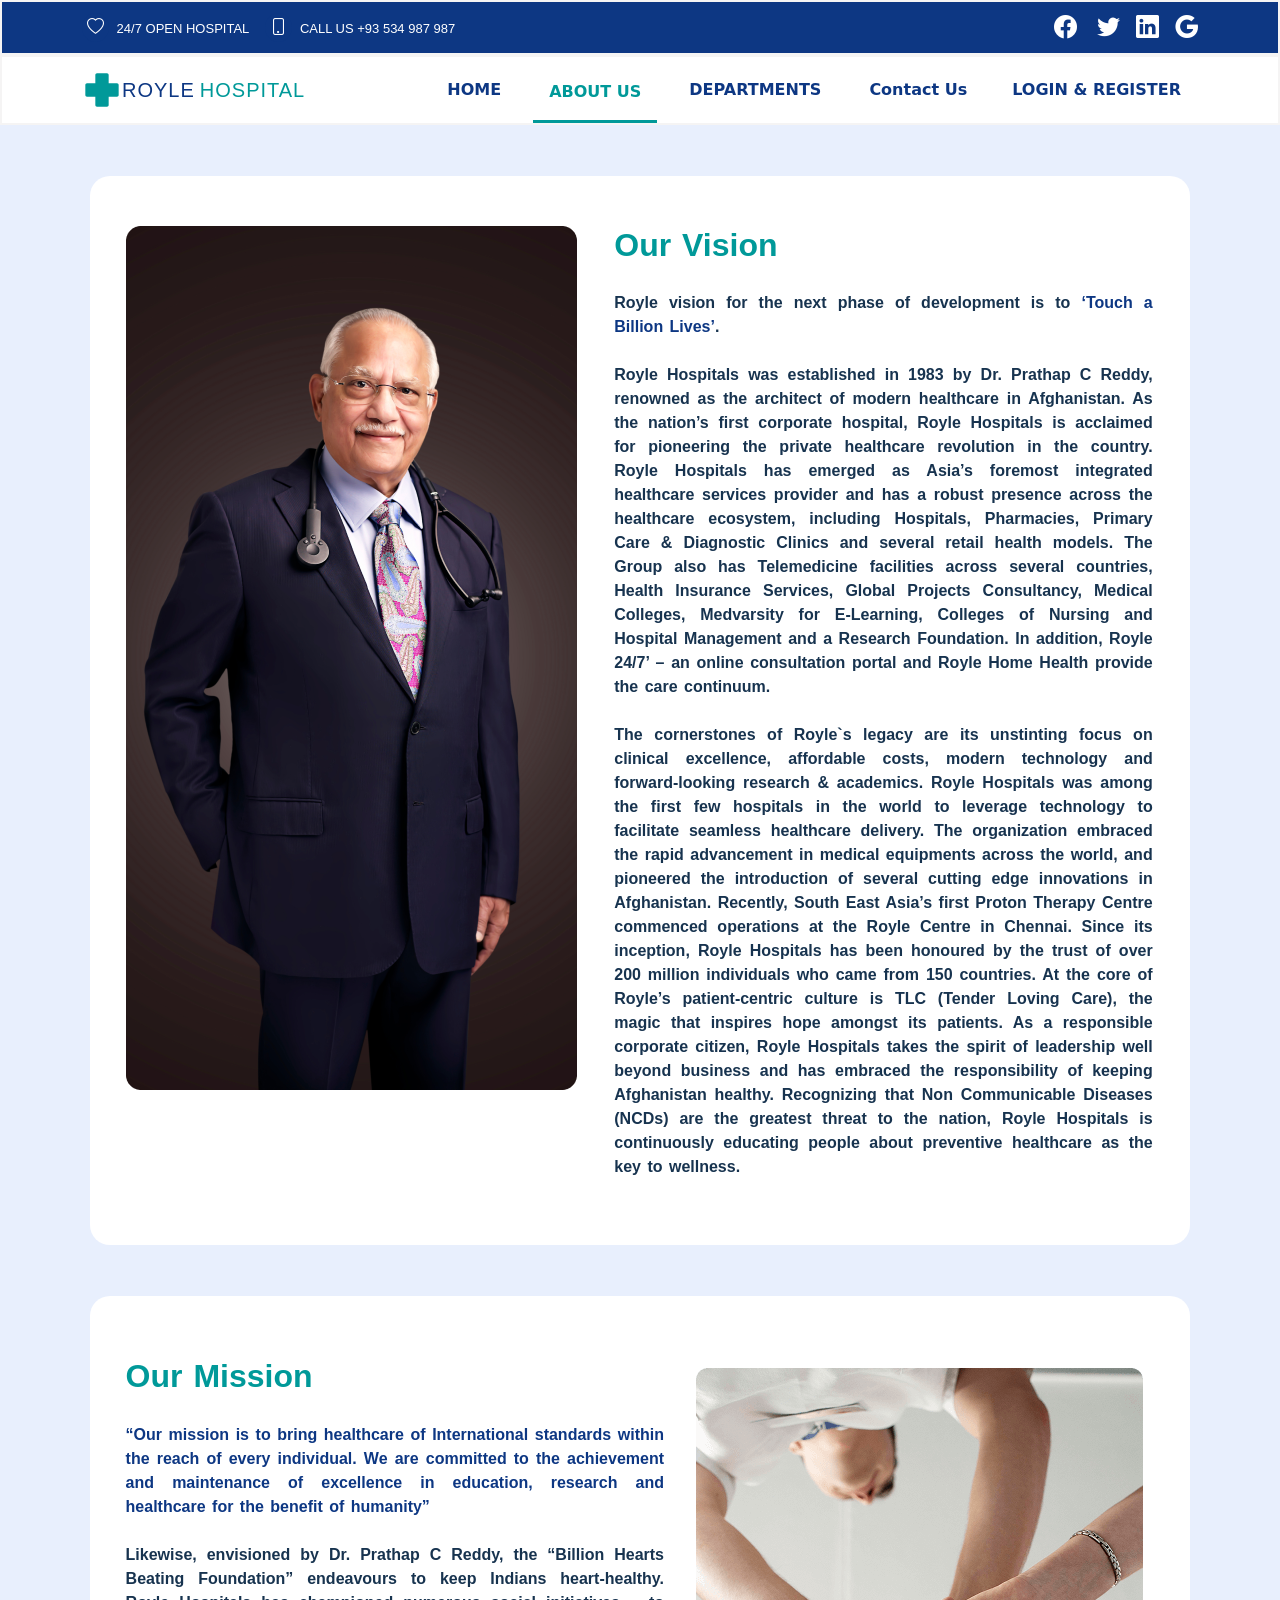
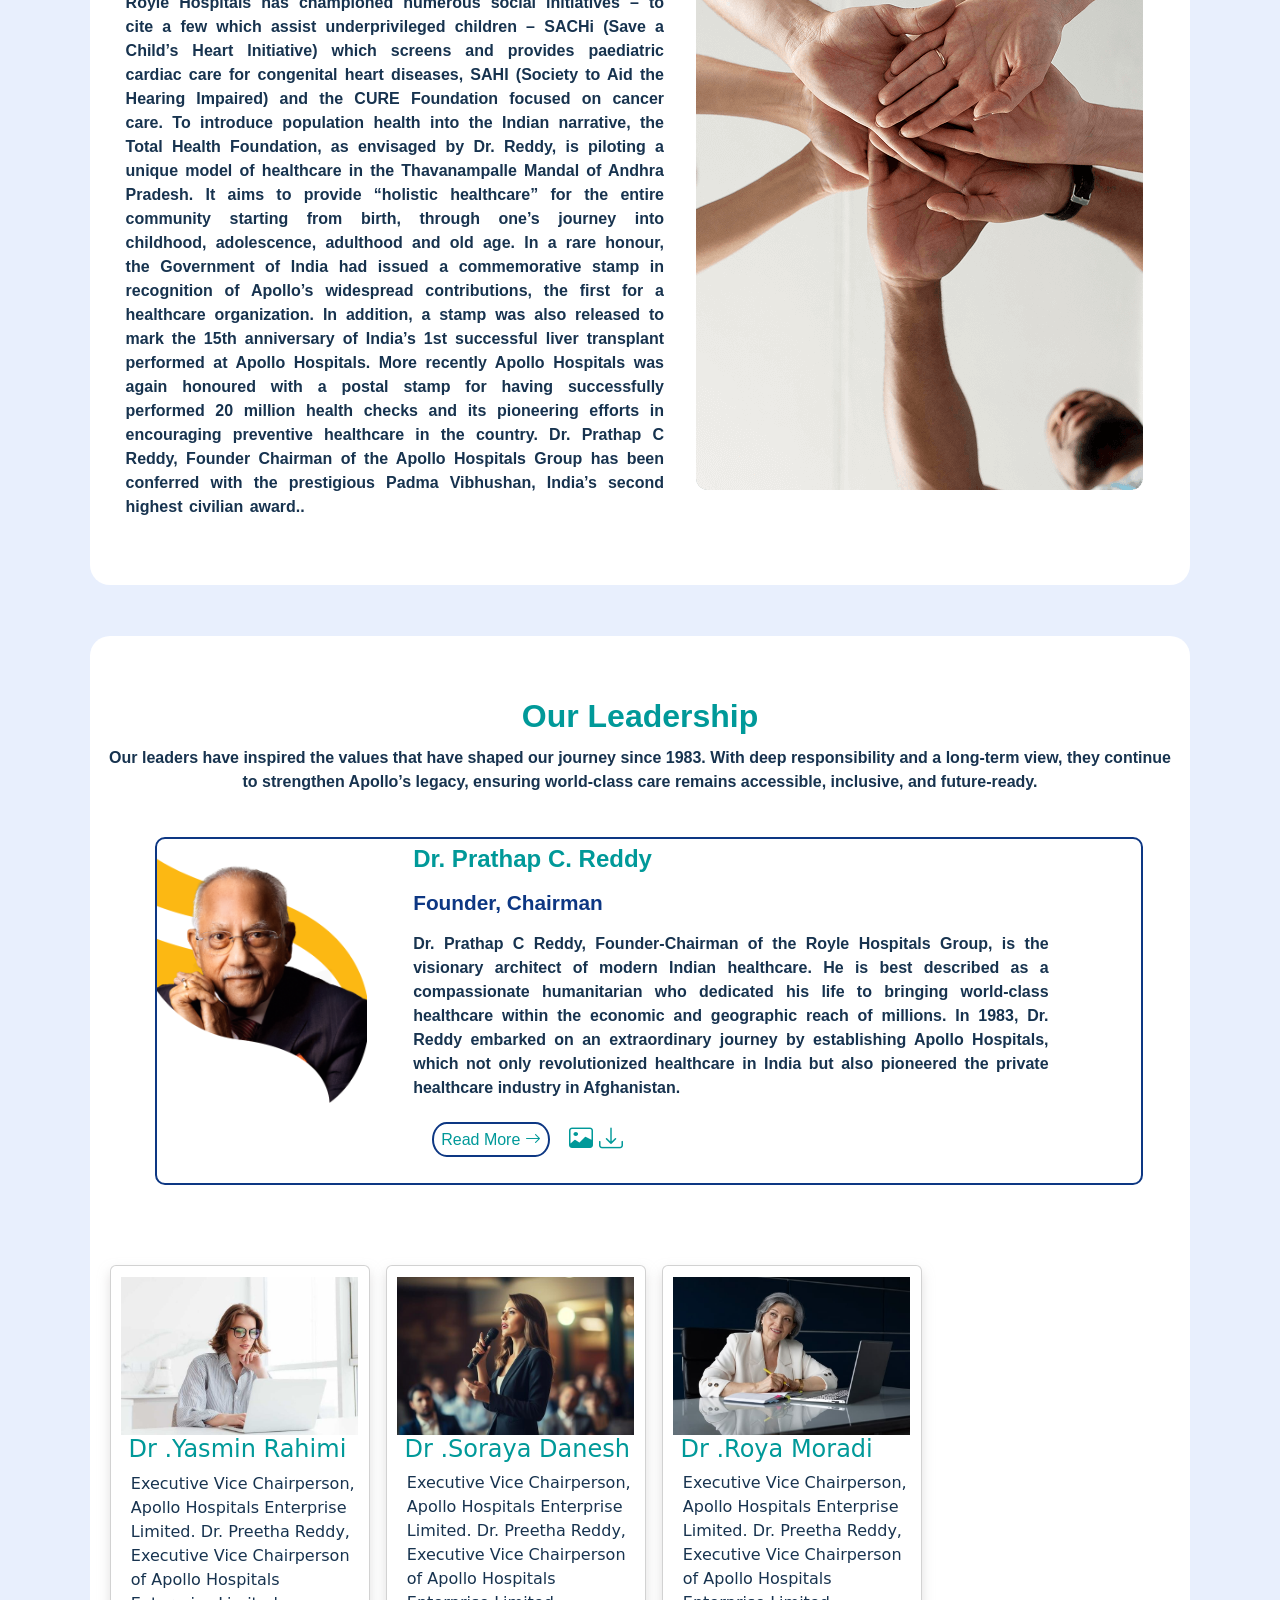
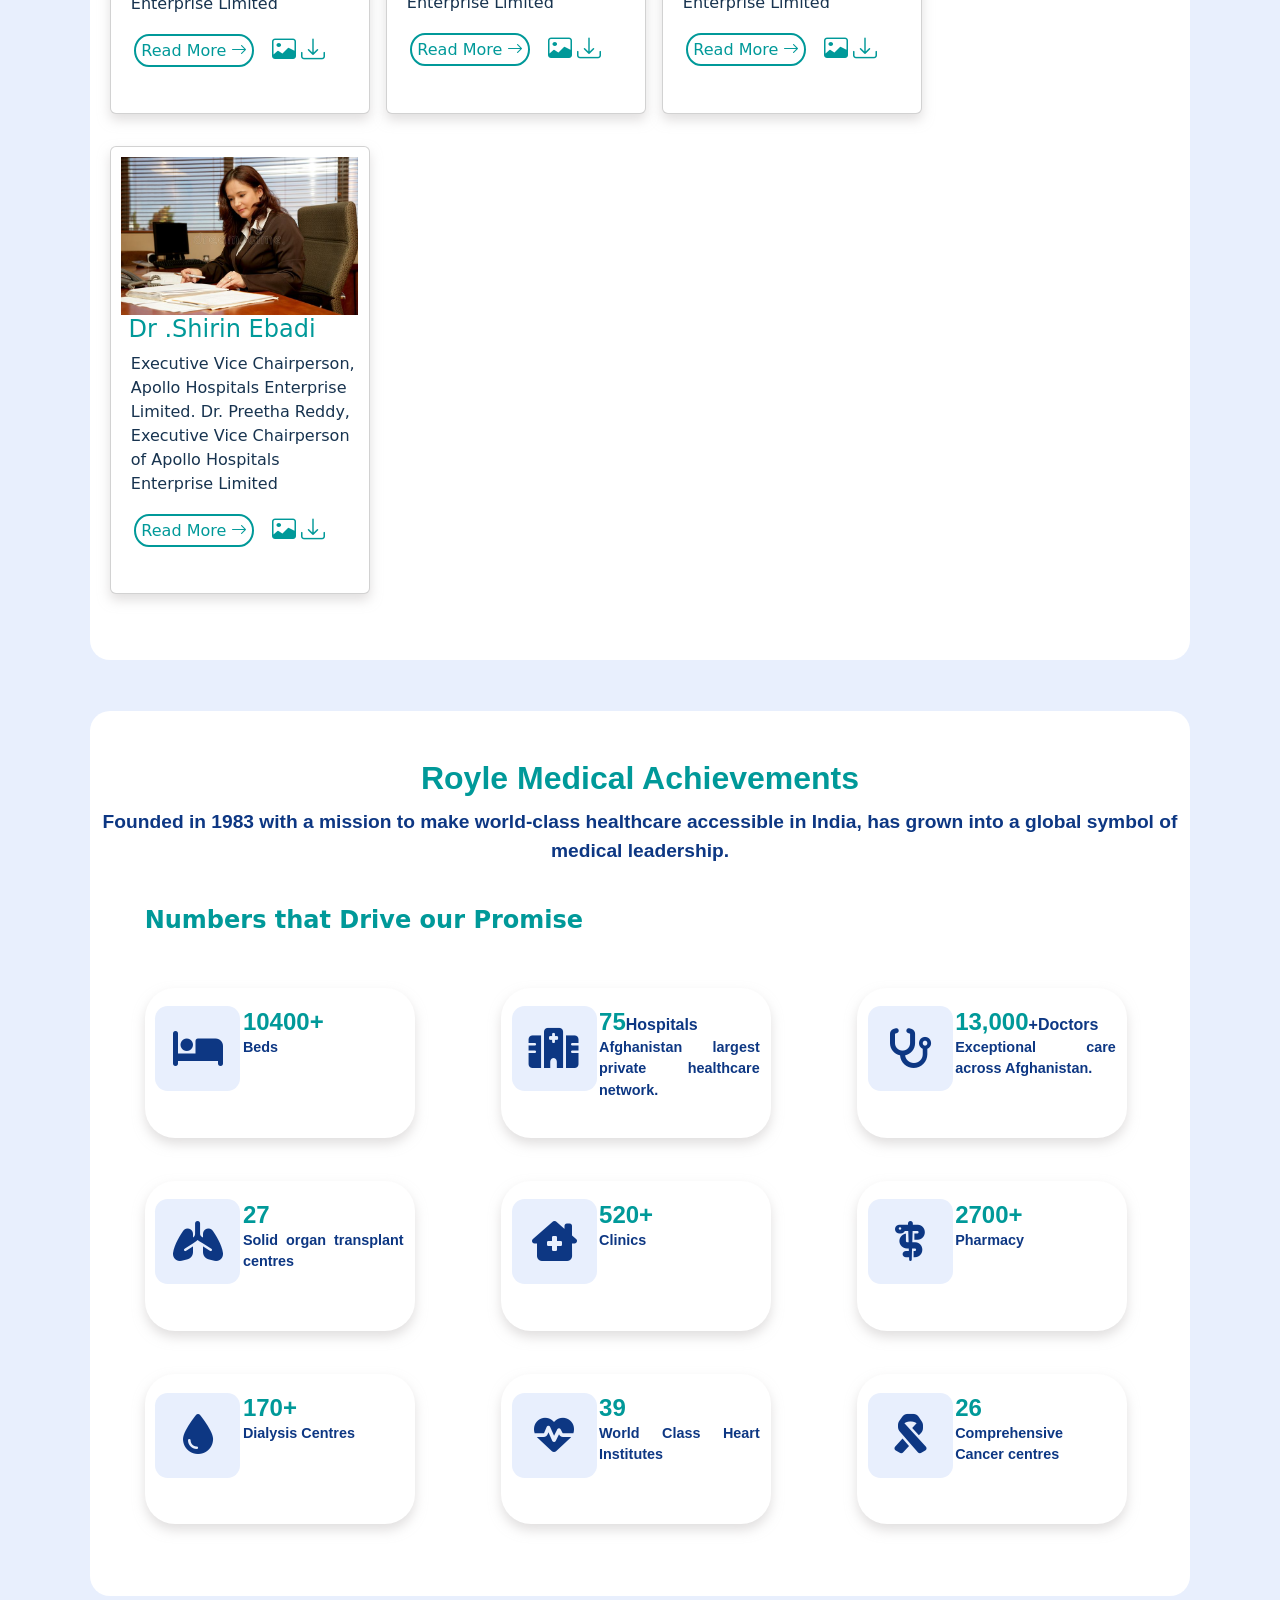
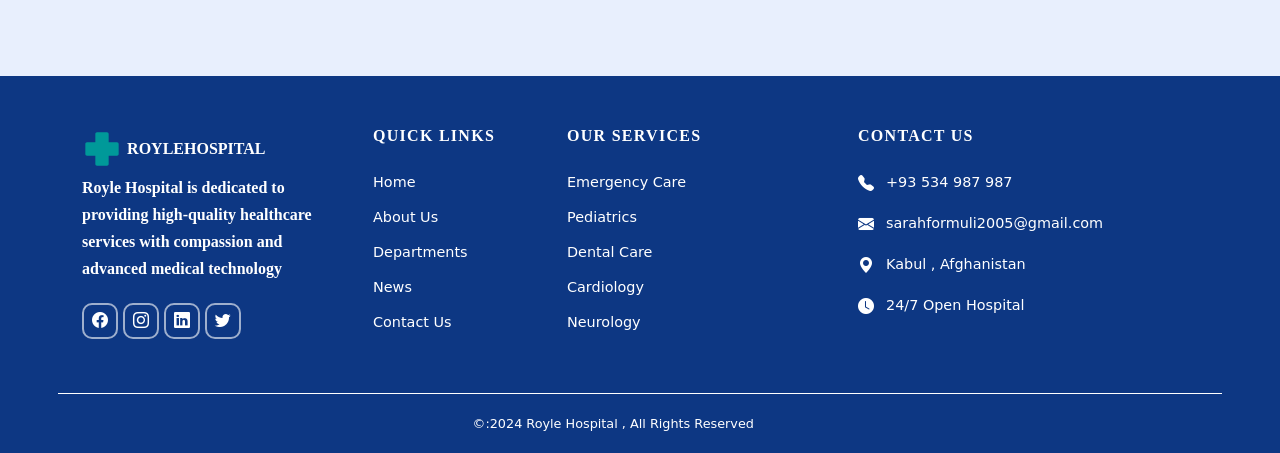
<file: About Us.html>
<!doctype html>
<html lang="en">

<head>
  <meta charset="utf-8">
  <meta name="viewport" content="width=device-width, initial-scale=1">
  <title>Royle Hospital</title>
  <link href="css/Aboutus.css" rel="stylesheet">
  <link href="css/variables.css" rel="stylesheet"> <!--Bootstrap link-->
  <link href="https://cdn.jsdelivr.net/npm/bootstrap@5.3.8/dist/css/bootstrap.min.css" rel="stylesheet">
  <!--Botstrap icon-->
  <link href="https://cdn.jsdelivr.net/npm/bootstrap-icons@1.11.3/font/bootstrap-icons.css" rel="stylesheet">
  <!--Google font-->
  <link href="https://fonts.googleapis.com/css2?family=Sora:wght@100..800&display=swap" rel="stylesheet">
  <!---fon Awesome-->
  <link href="https://cdnjs.cloudflare.com/ajax/libs/font-awesome/6.5.2/css/all.min.css" rel="stylesheet">
</head>

<body>
  <div id="top-header">
    <div class="container">
      <div class="d-flex flex-wrap align-items-center justify-content-between gap-2"> <!--contact-->
        <div class="d-flex flex-wrap align-items-center gap-3" id="div-a"> <a href="#" id="bts"> <i
              class="bi bi-heart me-1 "></i> 24/7 Open Hospital </a> <a href="tell:+93 534 987 987" id="bts"> <i
              class="bi bi-phone me-1 "></i> CALL US +93 534 987 987 </a> </div> <!--social icon-->
        <div class="top-social d-flex gap-3 "> <a href="#" aria-label="facebook"><i class="bi bi-facebook me-1"></i></a>
          <a href="#" aria-label="twitter"><i class="bi bi-twitter"></i></a> <a href="#" aria-label="linkedin"><i
              class="bi bi-linkedin"></i></a> <a href="#" aria-label="Google"><i class="bi bi-google"></i></a>
        </div>
      </div>
    </div>
  </div> <!-- Start Navbar-->
  <nav class="navbar navbar-expand-lg sticky-top " id="mainnav">
    <div class="container" id="Logo"> <img id="logo-img" src="./img/cursor-cell.svg" Logo" width="40px" height="50px">
      <a href="#" class="navbar-brand">ROYLE<span>HOSPITAL</span></a> <!---Mobile Toggle--> <button
        class="navbar-toggler" type="button" data-bs-toggle="offcanvas" data-bs-target="#navoffcanvas"
        aria-controls="navoffcanvas" id="mobile-toggle"> <i class="bi bi-list icon"></i>
      </button>
      <!---Disktop nav-->
      <div class="collapse navbar-collapse justify-content-end" id="nav">
        <ul class="nav align-items-center gap-3 me-1" id="nav-ul">
          <li class="nav-item "> <a href="./index.html" class="nav-link  nav-a ">HOME</a> </li>
          <li class="nav-item "> <a href="#" class="nav-link active nav-a">ABOUT US</a> </li>
          <li class="nav-item "> <a href="./Department.html" class="nav-link  nav-a">DEPARTMENTS</a> </li>
          <li class="nav-item"> <a href="./countacus.html" class="nav-link nav-a ">Contact Us</a> </li>
          <li class="nav-item"> <a href="./Login.html" class="btn ">LOGIN & REGISTER</a> </li>
        </ul>
      </div>
    </div>
  </nav> <!--mobil menu-->
  <div class="offcanvas offcanvas-end" tabindex="-1" id="navoffcanvas">
    <div class="offcanvas-header" id="navoffcanvas-header">
      <h4>Menu</h4> <button class="btn-close btn-close-white" type="button" data-bs-dismiss="offcanvas"></button>
    </div>
    <div class="offcanvas-body">
      <ul class="navbar-nav">
        <li class="nav-item "> <a href="./index.html" class="nav-link ">HOME</a> </li>
        <li class="nav-item "> <a href="aboutus.html" class="nav-link active ">ABOUT US</a> </li>
        <li class="nav-item " id="nav-li"> <a href="./Department.html" class="nav-link ">DEPARTMENTS</a> </li>
        <li class="nav-item"> <a href="./countacus.html" class="nav-link ">Contact Us</a> </li>
        <li class="nav-item"> <a href="./Login.html" class="nav-link ">LOGIN & REGISTER</a> </li>
      </ul>
    </div>
  </div>
  <!--section one-->
  <section id="first-section">
    <div class="container ">
      <div class="row">
        <div class="hero-section  d-flex flex-row flex-wrap col-lg-12">
          <div class=" col-md-4 col-12 col-lg-5 text-align-center g-0 mx-4" id="item">
            <img src="./img/Chairman jpg plain bg.png" alt="img">
          </div>
          <div class=" col-md-4 col-11 col-lg-6 mx-3 text-align-center g-0 mx-2" id=text-section-one>
            <h3>Our Vision</h3>
            <p>Royle vision for the next phase of development is to <span>‘Touch a Billion Lives’</span>.<br>
              <br>
              Royle Hospitals was established in 1983 by Dr. Prathap C Reddy, renowned as the architect of modern
              healthcare in Afghanistan. As the nation’s first corporate hospital, Royle Hospitals is acclaimed for
              pioneering the private healthcare revolution in the country. Royle Hospitals has emerged as Asia’s
              foremost integrated healthcare services provider and has a robust presence across the healthcare
              ecosystem, including Hospitals, Pharmacies, Primary Care & Diagnostic Clinics and several retail health
              models. The Group also has Telemedicine facilities across several countries, Health Insurance Services,
              Global Projects Consultancy, Medical Colleges, Medvarsity for E-Learning, Colleges of Nursing and Hospital
              Management and a Research Foundation. In addition, Royle 24/7’ – an online consultation portal and Royle
              Home Health provide the care continuum.
              <br>
              <br>

              The cornerstones of Royle`s legacy are its unstinting focus on clinical excellence, affordable costs,
              modern technology and forward-looking research & academics. Royle Hospitals was among the first few
              hospitals in the world to leverage technology to facilitate seamless healthcare delivery. The organization
              embraced the rapid advancement in medical equipments across the world, and pioneered the introduction of
              several cutting edge innovations in Afghanistan. Recently, South East Asia’s first Proton Therapy Centre
              commenced operations at the Royle Centre in Chennai.
              Since its inception, Royle Hospitals has been honoured by the trust of over 200 million individuals who
              came from 150 countries. At the core of Royle’s patient-centric culture is TLC (Tender Loving Care), the
              magic that inspires hope amongst its patients. As a responsible corporate citizen, Royle Hospitals takes
              the spirit of leadership well beyond business and has embraced the responsibility of keeping Afghanistan
              healthy. Recognizing that Non Communicable Diseases (NCDs) are the greatest threat to the nation, Royle
              Hospitals is continuously educating people about preventive healthcare as the key to wellness.
            </p>
          </div>

        </div>
      </div>
    </div>
  </section>

  <!--section two-->
  <section>
    <div class="container">
      <div class="row">
        <div class="d-flex flex-row flex-wrap col-lg-12  two-section">
          <div class=" col-md-4 col-11 col-lg-6 mx-2 text-align-center g-0 mx-4" id=text-section-two>
            <h3>Our Mission</h3>
            <p><span>“Our mission is to bring healthcare of International standards within the reach of every
                individual. We
                are committed to the achievement and maintenance of excellence in education, research and healthcare for
                the benefit of humanity”</span>
              <br>
              <br>
              Likewise, envisioned by Dr. Prathap C Reddy, the “Billion Hearts Beating Foundation” endeavours to keep
              Indians heart-healthy. Royle Hospitals has championed numerous social initiatives – to cite a few which
              assist underprivileged children – SACHi (Save a Child’s Heart Initiative) which screens and provides
              paediatric cardiac care for congenital heart diseases, SAHI (Society to Aid the Hearing Impaired) and the
              CURE Foundation focused on cancer care. To introduce population health into the Indian narrative, the
              Total Health Foundation, as envisaged by Dr. Reddy, is piloting a unique model of healthcare in the
              Thavanampalle Mandal of Andhra Pradesh. It aims to provide “holistic healthcare” for the entire community
              starting from birth, through one’s journey into childhood, adolescence, adulthood and old age.

              In a rare honour, the Government of India had issued a commemorative stamp in recognition of Apollo’s
              widespread contributions, the first for a healthcare organization. In addition, a stamp was also released
              to mark the 15th anniversary of India’s 1st successful liver transplant performed at Apollo Hospitals.
              More recently Apollo Hospitals was again honoured with a postal stamp for having successfully performed 20
              million health checks and its pioneering efforts in encouraging preventive healthcare in the country. Dr.
              Prathap C Reddy, Founder Chairman of the Apollo Hospitals Group has been conferred with the prestigious
              Padma Vibhushan, India’s second highest civilian award..
            </p>
          </div>
          <div class=" col-md-4 col-12 col-lg-5 mx-lg-2  text-align-center g-0" id="item-two-section">
            <img src="./img/our-mission-new.png" alt="img">
          </div>
        </div>
      </div>
    </div>
  </section>
  <!--section three-->
  <section id="section-three">
    <div class="container">
      <div class="row">
        <div class="col-12 col-md-4 col-lg-12 d-flex flex-wrap card-section-three">
          <div class="title-section-three">
            <h3>Our Leadership</h3>
            <p>Our leaders have inspired the values that have shaped our journey since 1983. With deep responsibility
              and a long-term view, they continue to strengthen Apollo’s legacy, ensuring world-class care remains
              accessible, inclusive, and future-ready.</p>
          </div>
          <div class="col-11 col-lg-11 col-md-4  d-flex flex-row flex-wrap div-section-three">
            <div class="col-12 col-lg-3 col-md-4 flex-wrap">
              <img src="./img/Flame 1.png" alt="img" width="210px">
            </div>
            <div class="col-12 col-lg-8 col-md-4 d-flex flex-column flex-wrap text-section-three">
              <h3>Dr. Prathap C. Reddy</h3>
              <h4>Founder, Chairman</h4>
              <p>Dr. Prathap C Reddy, Founder-Chairman of the Royle Hospitals Group, is the visionary architect of
                modern Indian healthcare. He is best described as a compassionate humanitarian who dedicated his life to
                bringing world-class healthcare within the economic and geographic reach of millions.
                In 1983, Dr. Reddy embarked on an extraordinary journey by establishing Apollo Hospitals, which not only
                revolutionized healthcare in India but also pioneered the private healthcare industry in Afghanistan.
              </p>
              <div class="d-flex flex-row mx-3 icon-section">
                <div class="btn btn-section-three"><a href="#">Read More <i class="bi bi-arrow-right fs-6.5"></i></a>
                </div>
                <i class="bi bi-image icon"></i>
                <i class="bi bi-download icon"></i>
              </div>
            </div>
          </div>
          <div class="col-12 col-md-4 col-lg-12  d-flex flex-row flex-wrap card-section">
            <div class="col-6 col-md-4 col-lg-2 mx-4 mx-lg-2 my-3 d-flex flex-column card">
              <img src="./img/27.jpg" alt="img">
              <a href="#">
                <h4>Dr .Yasmin Rahimi</h4>
              </a>
              <p>Executive Vice Chairperson, Apollo Hospitals Enterprise Limited.
                Dr. Preetha Reddy, Executive Vice Chairperson of Apollo Hospitals Enterprise Limited</p>
              <div class="d-flex flex-row  icon-section-three">
                <div class="btn btn-section"><a href="#">Read More <i class="bi bi-arrow-right fs-6.5"></i></a>
                </div>
                <i class="bi bi-image icon"></i>
                <i class="bi bi-download icon"></i>
              </div>
            </div>

            <div class="col-12 col-md-4 col-lg-2 mx-4 mx-lg-2 my-3 d-flex flex-column card">
              <img src="./img/34.jpg" alt="img">
              <a href="#">
                <h4>Dr .Soraya Danesh</h4>
              </a>
              <p>Executive Vice Chairperson, Apollo Hospitals Enterprise Limited.
                Dr. Preetha Reddy, Executive Vice Chairperson of Apollo Hospitals Enterprise Limited</p>
              <div class="d-flex flex-row icon-section-three">
                <div class="btn btn-section"><a href="#">Read More <i class="bi bi-arrow-right fs-6.5"></i></a>
                </div>
                <i class="bi bi-image icon"></i>
                <i class="bi bi-download icon"></i>
              </div>
            </div>

            <div class="col-12 col-md-4 col-lg-2 mx-4 mx-lg-2 my-3 d-flex flex-column card">
              <img src="./img/21 (2).jpg" alt="img">
              <a href="#">
                <h4>Dr .Roya Moradi</h4>
              </a>
              <p>Executive Vice Chairperson, Apollo Hospitals Enterprise Limited.
                Dr. Preetha Reddy, Executive Vice Chairperson of Apollo Hospitals Enterprise Limited</p>
              <div class="d-flex flex-row icon-section-three">
                <div class="btn btn-section"><a href="#">Read More <i class="bi bi-arrow-right fs-6.5"></i></a>
                </div>
                <i class="bi bi-image icon"></i>
                <i class="bi bi-download icon"></i>
              </div>
            </div>

            <div class="col-12 col-md-4 col-lg-2 mx-4 mx-lg-2 my-3 d-flex flex-column card">
              <img src="./img/23.jpg" alt="img">
              <a href="#">
                <h4>Dr .Shirin Ebadi</h4>
              </a>
              <p>Executive Vice Chairperson, Apollo Hospitals Enterprise Limited.
                Dr. Preetha Reddy, Executive Vice Chairperson of Apollo Hospitals Enterprise Limited</p>
              <div class="d-flex flex-row  icon-section-three">
                <div class="btn btn-section"><a href="#">Read More <i class="bi bi-arrow-right fs-6.5"></i></a>
                </div>
                <i class="bi bi-image icon"></i>
                <i class="bi bi-download icon"></i>
              </div>
            </div>


          </div>
        </div>
      </div>
    </div>
    </div>
  </section>
  <!--section four-->
  <section id="section-four">
    <div class="container">
      <div class="row g-4">
        <div id="text">
          <h3>Royle Medical Achievements</h3>
          <p>Founded in 1983 with a mission to make world-class healthcare accessible in India, has grown into a global
            symbol of medical leadership. </p>
        </div>
        <div class="title-h4">
            <h4>Numbers that Drive our Promise</h4>
            </div> 
        <div class="card-section-four d-flex flex-row flex-wrap col-lg-12">
          <div class="col-6 col-lg-2 col-md-4 d-flex  flex-row item-four-section">
            <div class="col-4 img-section">
              <i class="fa fa-bed"></i>
            </div>
            <div class="col-8 text-section-four">
              <h4>10400+</h4>
              <p>Beds</p>
            </div>
          </div>

          <div class="col-6 col-lg-2 col-md-4 d-flex  flex-row
          item-four-section">
            <div class="col-4 img-section">
              <i class="fa fa-hospital"></i>
            </div>
            <div class="col-8 text-section-four">
              <h4>75<span>Hospitals</span></h4>
              <p>Afghanistan largest private healthcare network.</p>
            </div>
          </div>

          <div class="col-6 col-lg-2 col-md-4 d-flex  flex-row item-four-section">
            <div class="col-4 img-section">
              <i class="fa fa-stethoscope"></i>
            </div>
            <div class="col-8 text-section-four">
              <h4>13,000<span>+Doctors</span></h4>
              <p>Exceptional care across Afghanistan.</p>
            </div>
          </div>

          <div class="col-6 col-lg-2 col-md-4 d-flex  flex-row item-four-section">
            <div class="col-4 img-section">
              <i class="fa fa-lungs"></i>
            </div>
            <div class="col-8 text-section-four">
              <h4>27</h4>
              <p>Solid organ transplant centres</p>
              </div>
          </div>


          <div class="col-6 col-lg-2 col-md-4 d-flex  flex-row item-four-section">
            <div class="col-4 img-section">
              <i class="fa fa-clinic-medical"></i>
            </div>
            <div class="col-8 text-section-four">
              <h4>520+</h4>
              <p>Clinics</p>
            </div>
          </div>

          <div class="col-6 col-lg-2 col-md-4 d-flex flex-row item-four-section">
            <div class="col-4 img-section">
              <i class="fa fa-staff-aesculapius"></i>
            </div>
            <div class="col-8 text-section-four">
              <h4>2700+</h4>
              <p>Pharmacy</p>
            </div>
          </div>

          <div class="col-6 col-lg-2 col-md-4 d-flex flex-row item-four-section">
            <div class="col-4 img-section">
              <i class="fa fa-droplet"></i>
            </div>
            <div class="col-8 text-section-four">
              <h4>170+</h4>
              <p>Dialysis Centres</p>
            </div>
          </div>


          <div class="col-6 col-lg-2 col-md-4 d-flex flex-row item-four-section">
            <div class="col-4 img-section">
              <i class="fa fa-heart-pulse"></i>
            </div>
            <div class="col-8 text-section-four">
              <h4>39</h4>
              <p>World Class Heart Institutes</p>
            </div>
          </div>

          <div class="col-6 col-lg-2 col-md-4 d-flex flex-row item-four-section">
            <div class="col-4 img-section">
              <i class="fa fa-ribbon"></i>
            </div>
            <div class="col-8 text-section-four">
              <h4>26</h4>
              <p>Comprehensive Cancer centres</p>
            </div>
          </div>
        </div>
      </div>
    </div>
  </section>

  <!---FOOTER-->
  <footer id="footer">
    <div class="container">
      <div class="row g-5">
        <!--col1-->
        <div class="col-lg-3 col-md-6">
          <div class="footer-logo">
            <img id="logo-img" src="./img/cursor-cell.svg" Logo" width="40px" height="50px">
            <a href="#" class="navbar-brand"
              style="color: var( --color-two); font-size: 1rem;font-weight: 800;font-family: Cambria, Cochin, Georgia, Times, 'Times New Roman', serif;">ROYLE<span>HOSPITAL</span></a>
          </div>
          <p class="footer-p"> Royle Hospital is dedicated to providing high-quality healthcare services with
            compassion and advanced medical technology </p>
          <div class="footer-social"> <a href="#" aria-label="Facebook"><i class="bi bi-facebook"></i></a> <a href="#"
              aria-label="Instagram"><i class="bi bi-instagram"></i></a> <a href="#" aria-label="Linkedin"><i
                class="bi bi-linkedin"></i></a> <a href="#" aria-label="Twitter"><i class="bi bi-twitter"></i></a>
          </div>
        </div>
        <!--col2 Quick Links-->
        <div class="col-lg-2 col-md-6 col-sm-6">
          <div class="footer-heading">Quick Links</div>
          <ul class="footer-link">
            <li><a href="#">Home</a></li>
            <li><a href="#">About Us</a></li>
            <li><a href="#">Departments</a></li>
            <li><a href="#">News</a></li>
            <li><a href="#">Contact Us</a></li>
          </ul>
        </div>
        <!--col3-->
        <div class="col-lg-3 col-md-6 col-sm-6">
          <div class="footer-heading">Our Services</div>
          <ul class="footer-link">
            <li><a href="#">Emergency Care</a></li>
            <li><a href="#">Pediatrics</a></li>
            <li><a href="#">Dental Care</a></li>
            <li><a href="#">Cardiology</a></li>
            <li><a href="#">Neurology</a></li>
          </ul>
        </div>
        <!--col4-->
        <div class="col-lg-4 col-md-6">
          <div class="footer-heading">Contact Us</div>
          <div class="footer-item"> <i class="bi bi-telephone-fill"></i> <span>+93 534 987 987</span> </div>
          <div class="footer-item"> <i class="bi bi-envelope-fill"></i> <span>sarahformuli2005@gmail.com</span>
          </div>
          <div class="footer-item"> <i class="bi bi-geo-alt-fill"></i> <span>Kabul , Afghanistan</span> </div>
          <div class="footer-item"> <i class="bi bi-clock-fill"></i> <span>24/7 Open Hospital</span> </div>
        </div>

        <!--bottom footer-->
        <div class="footer-bottom d-flex flex-wrap align-items-center justify-content-between gap-2">
          <p>&copy:2024 <a href="#"> Royle Hospital</a> , All Rights Reserved</p>
        </div>
      </div>
      </div>

  </footer>
</body>
<script src="https://cdn.jsdelivr.net/npm/bootstrap@5.3.8/dist/js/bootstrap.bundle.min.js"></script>

</html>
</file>
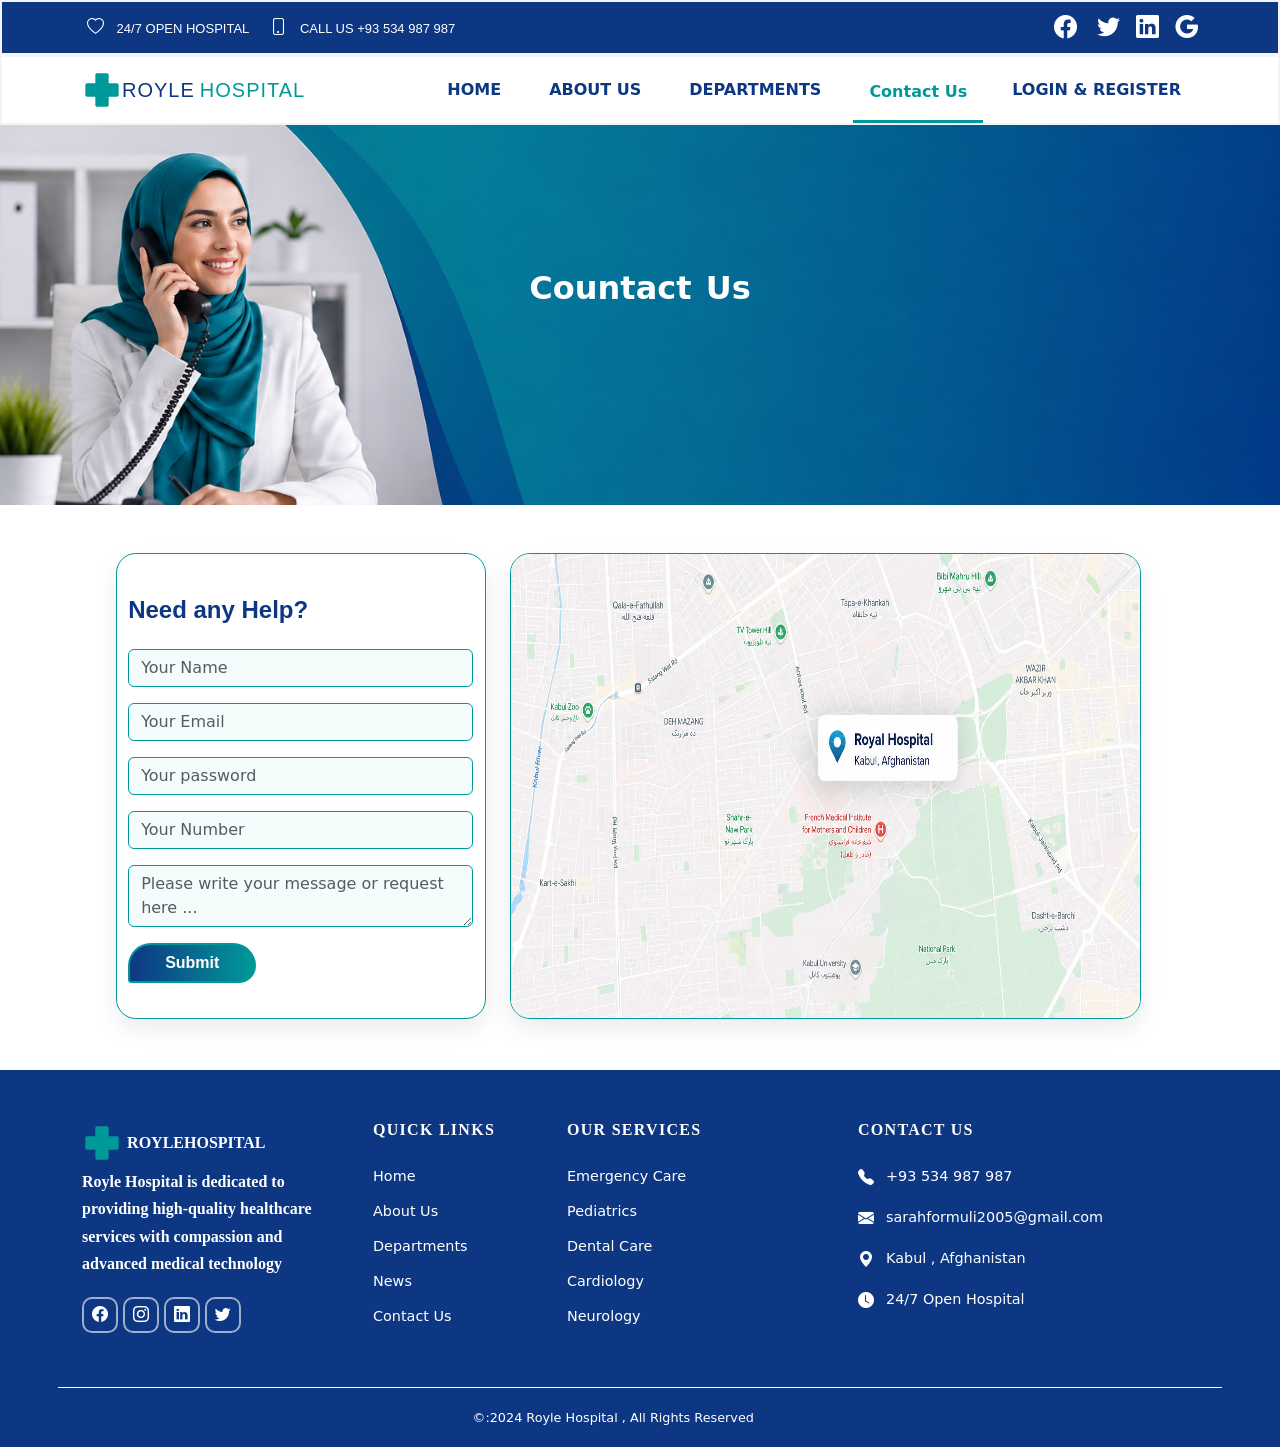
<file: countacus.html>
<!Doctype html>
<html lang="en">

<head>
    <meta charset="utf-8">
    <meta name="viewport" content="width=device-width, initial-scale=1">
    <title>Royle Hospital</title>
    <link href="css/countacus.css" rel="stylesheet">
    <link href="css/variables.css" rel="stylesheet"> <!--Bootstrap link-->
    <link href="https://cdn.jsdelivr.net/npm/bootstrap@5.3.8/dist/css/bootstrap.min.css" rel="stylesheet">
    <!--Botstrap icon-->
    <link href="https://cdn.jsdelivr.net/npm/bootstrap-icons@1.11.3/font/bootstrap-icons.css" rel="stylesheet">
    <!--Google font-->
    <link href="https://fonts.googleapis.com/css2?family=Sora:wght@100..800&display=swap" rel="stylesheet">
    <!---fon Awesome-->
    <link href="https://cdnjs.cloudflare.com/ajax/libs/font-awesome/6.5.2/css/all.min.css" rel="stylesheet">
</head>

<body>
    <div id="top-header">
        <div class="container">
            <div class="d-flex flex-wrap align-items-center justify-content-between gap-2"> <!--contact-->
                <div class="d-flex flex-wrap align-items-center gap-3" id="div-a"> <a href="#" id="bts"> <i
                            class="bi bi-heart me-1 "></i> 24/7 Open Hospital </a> <a href="tell:+93 534 987 987"
                        id="bts"> <i class="bi bi-phone me-1 "></i> CALL US +93 534 987 987 </a> </div>
                <!--social icon-->
                <div class="top-social d-flex gap-3 "> <a href="#" aria-label="facebook"><i
                            class="bi bi-facebook me-1"></i></a>
                    <a href="#" aria-label="twitter"><i class="bi bi-twitter"></i></a> <a href="#"
                        aria-label="linkedin"><i class="bi bi-linkedin"></i></a> <a href="#" aria-label="Google"><i
                            class="bi bi-google"></i></a>
                </div>
            </div>
        </div>
    </div> <!-- Start Navbar-->
    <nav class="navbar navbar-expand-lg sticky-top " id="mainnav">
        <div class="container" id="Logo"> <img id="logo-img" src="./img/cursor-cell.svg" Logo" width="40px"
                height="50px">
            <a href="#" class="navbar-brand">ROYLE<span>HOSPITAL</span></a> <!---Mobile Toggle--> <button
                class="navbar-toggler" type="button" data-bs-toggle="offcanvas" data-bs-target="#navoffcanvas"
                aria-controls="navoffcanvas" id="mobile-toggle"> <i class="bi bi-list icon"></i>
            </button>
            <!---Disktop nav-->
            <div class="collapse navbar-collapse justify-content-end" id="nav">
                <ul class="nav align-items-center gap-3 me-1" id="nav-ul">
                    <li class="nav-item "> <a href="./index.html" class="nav-link  nav-a ">HOME</a> </li>
                    <li class="nav-item "> <a href="./About Us.html" class="nav-link nav-a">ABOUT US</a> </li>
                    <li class="nav-item "> <a href="./Department.html" class="nav-link  nav-a">DEPARTMENTS</a> </li>
                    <li class="nav-item"> <a href="./countacus.html" class="nav-link active nav-a ">Contact Us</a> </li>
                    <li class="nav-item"> <a href="./Login.html" class="btn ">LOGIN & REGISTER</a> </li>
                </ul>
            </div>
        </div>
    </nav> <!--mobil menu-->
    <div class="offcanvas offcanvas-end" tabindex="-1" id="navoffcanvas">
        <div class="offcanvas-header" id="navoffcanvas-header">
            <h4>Menu</h4> <button class="btn-close btn-close-white" type="button" data-bs-dismiss="offcanvas"></button>
        </div>
        <div class="offcanvas-body">
            <ul class="navbar-nav">
                <li class="nav-item "> <a href="./index.html" class="nav-link ">HOME</a> </li>
                <li class="nav-item "> <a href="./About Us.html" class="nav-link ">ABOUT US</a> </li>
                <li class="nav-item " id="nav-li"> <a href="./Department.html" class="nav-link ">DEPARTMENTS</a> </li>
                <li class="nav-item"> <a href="./countacus.html" class="nav-link ">Contact Us</a> </li>
                <li class="nav-item"> <a href="./Login.html" class="nav-link ">LOGIN & REGISTER</a> </li>
            </ul>
        </div>
    </div>
    <!--section one-->
    <section id="hero-section">
        <div class="container">
            <div class="row">
                <div class="col-12 col-lg-12 col-md-12  section-one">
                    <h1>Countact Us</h1>
                </div>
            </div>
        </div>
        </div>
    </section>
    <!--section two-->
    <section id="contact" class="py-5">
        <div class="container">
            <div class="row g-5 d-flex flex-wrap flex-row justify-content-center">
                <!-- Contact Information -->
                  <div class="col-lg-5  form-div">
                    <h3 class="mt-2">Need any Help?</h3>
                    <form>
                        <div class="form-group">
                            <input type="text" class="form-control mb-3 mt-4" placeholder="Your Name" name="username"
                                required>
                        </div>

                        <div class="form-group">
                            <input type="email" class="form-control mb-3" placeholder="Your Email" name="useremail"
                                required>
                        </div>

                        <div class="form-group">
                            <input type="password" class="form-control mb-3" placeholder="Your password"
                                name="userpassword" required>
                        </div>

                        <div class="form-group">
                            <input type="number" class="form-control mb-3" placeholder="Your Number" name="usernumber"
                                required>
                        </div>

                        <div class="form-group">
                            <textarea type="text" class="form-control mb-3"
                                placeholder="Please write your message or request here ... " name="message"></textarea>
                        </div>

                        <button type="submit" class="btn">Submit</button>
                    </form>
                </div>
               <div class="col-lg-7">
              <div class="map-card h-100"> <img src="./img/location.png" alt="location img" width="100%" height="100%"
                  style="border:0;"> </div>
            </div>
               
            </div>
        </div>
    </section>

     <!---FOOTER-->
  <footer id="footer">
    <div class="container">
      <div class="row g-5">
        <!--col1-->
        <div class="col-lg-3 col-md-6">
          <div class="footer-logo">
            <img id="logo-img" src="./img/cursor-cell.svg" Logo" width="40px" height="50px">
            <a href="#" class="navbar-brand"
              style="color: var( --color-two); font-size: 1rem;font-weight: 800;font-family: Cambria, Cochin, Georgia, Times, 'Times New Roman', serif;">ROYLE<span>HOSPITAL</span></a>
          </div>
          <p class="footer-p"> Royle Hospital is dedicated to providing high-quality healthcare services with
            compassion and advanced medical technology </p>
          <div class="footer-social"> <a href="#" aria-label="Facebook"><i class="bi bi-facebook"></i></a> <a href="#"
              aria-label="Instagram"><i class="bi bi-instagram"></i></a> <a href="#" aria-label="Linkedin"><i
                class="bi bi-linkedin"></i></a> <a href="#" aria-label="Twitter"><i class="bi bi-twitter"></i></a>
          </div>
        </div>
        <!--col2 Quick Links-->
        <div class="col-lg-2 col-md-6 col-sm-6">
          <div class="footer-heading">Quick Links</div>
          <ul class="footer-link">
            <li><a href="#">Home</a></li>
            <li><a href="#">About Us</a></li>
            <li><a href="#">Departments</a></li>
            <li><a href="#">News</a></li>
            <li><a href="#">Contact Us</a></li>
          </ul>
        </div>
        <!--col3-->
        <div class="col-lg-3 col-md-6 col-sm-6">
          <div class="footer-heading">Our Services</div>
          <ul class="footer-link">
            <li><a href="#">Emergency Care</a></li>
            <li><a href="#">Pediatrics</a></li>
            <li><a href="#">Dental Care</a></li>
            <li><a href="#">Cardiology</a></li>
            <li><a href="#">Neurology</a></li>
          </ul>
        </div>
        <!--col4-->
        <div class="col-lg-4 col-md-6">
          <div class="footer-heading">Contact Us</div>
          <div class="footer-item"> <i class="bi bi-telephone-fill"></i> <span>+93 534 987 987</span> </div>
          <div class="footer-item"> <i class="bi bi-envelope-fill"></i> <span>sarahformuli2005@gmail.com</span>
          </div>
          <div class="footer-item"> <i class="bi bi-geo-alt-fill"></i> <span>Kabul , Afghanistan</span> </div>
          <div class="footer-item"> <i class="bi bi-clock-fill"></i> <span>24/7 Open Hospital</span> </div>
        </div>

        <!--bottom footer-->
        <div class="footer-bottom d-flex flex-wrap align-items-center justify-content-between gap-2">
          <p>&copy:2024 <a href="#"> Royle Hospital</a> , All Rights Reserved</p>
        </div>
      </div>
</div>
  </footer>
      </body>
    <script src="https://cdn.jsdelivr.net/npm/bootstrap@5.3.8/dist/js/bootstrap.bundle.min.js"></script>

</html>
</file>
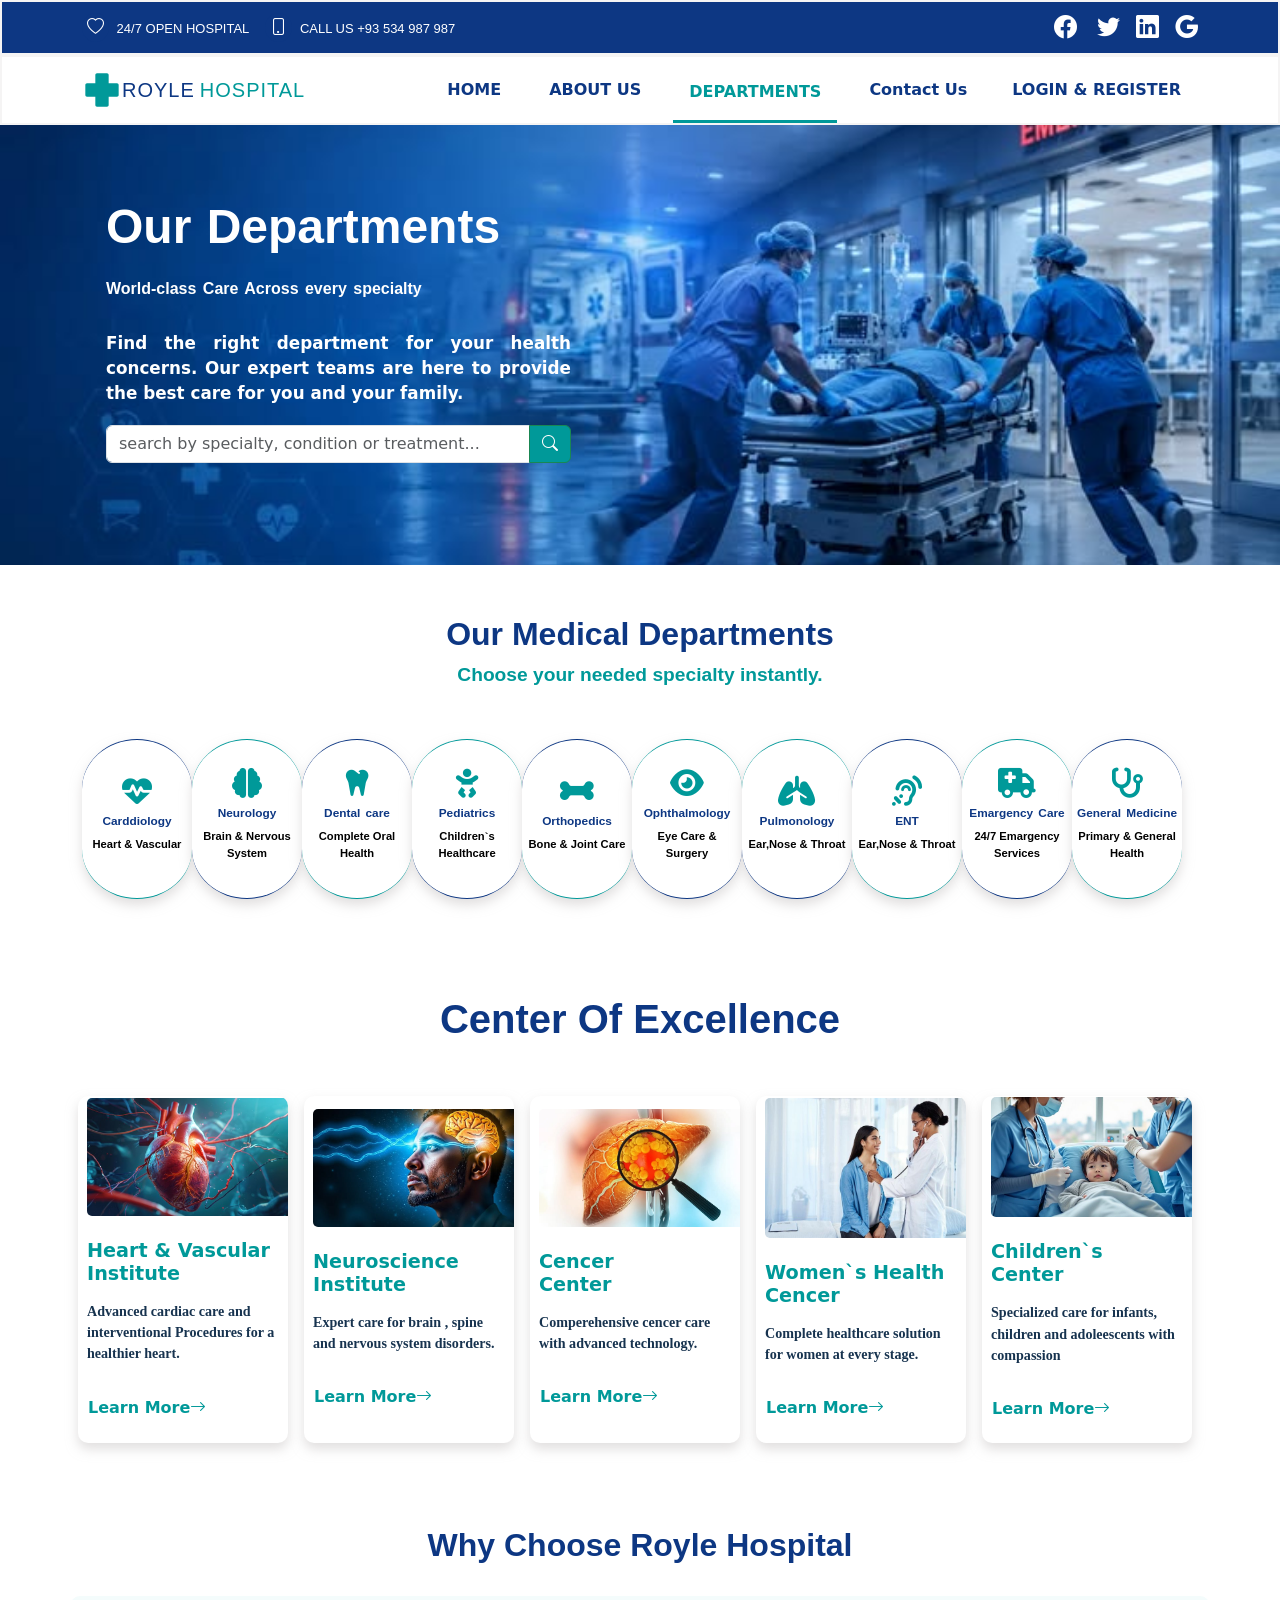
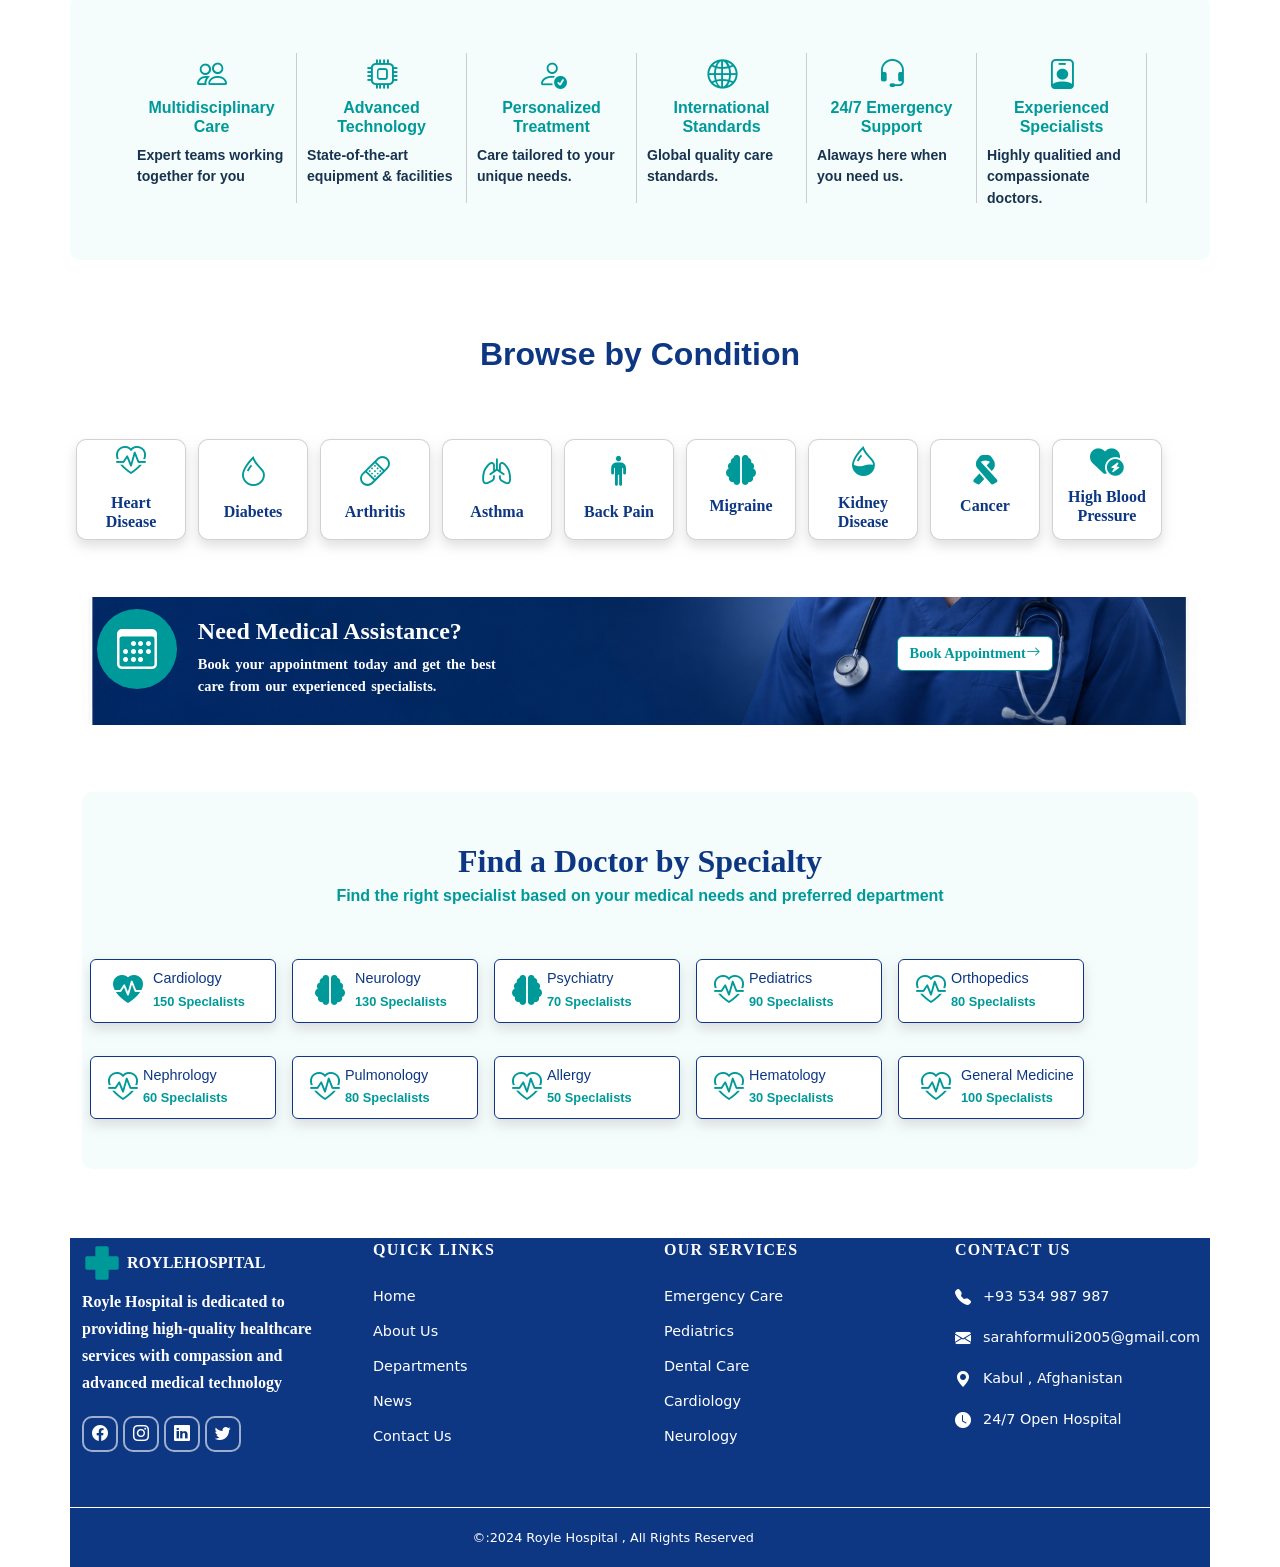
<file: Department.html>
<!doctype html>
<html lang="en">

<head>
  <meta charset="utf-8">
  <meta name="viewport" content="width=device-width, initial-scale=1">
  <title>Royle Hospital</title>
  <link href="css/Departmentstyle.css" rel="stylesheet">
  <link href="css/variables.css" rel="stylesheet"> <!--Bootstrap link-->
  <link href="https://cdn.jsdelivr.net/npm/bootstrap@5.3.8/dist/css/bootstrap.min.css" rel="stylesheet">
  <!--Botstrap icon-->
  <link href="https://cdn.jsdelivr.net/npm/bootstrap-icons@1.11.3/font/bootstrap-icons.css" rel="stylesheet">
  <!--Google font-->
  <link href="https://fonts.googleapis.com/css2?family=Sora:wght@100..800&display=swap" rel="stylesheet">
  <!---fon Awesome-->
  <link href="https://cdnjs.cloudflare.com/ajax/libs/font-awesome/6.5.2/css/all.min.css" rel="stylesheet">
</head>

<body>
  <div id="top-header">
    <div class="container">
      <div class="d-flex flex-wrap align-items-center justify-content-between gap-2"> <!--contact-->
        <div class="d-flex flex-wrap align-items-center gap-3" id="div-a"> <a href="#" id="bts"> <i
              class="bi bi-heart me-1 "></i> 24/7 Open Hospital </a> <a href="tell:+93 534 987 987" id="bts"> <i
              class="bi bi-phone me-1 "></i> CALL US +93 534 987 987 </a> </div> <!--social icon-->
        <div class="top-social d-flex gap-3 "> <a href="#" aria-label="facebook"><i class="bi bi-facebook me-1"></i></a>
          <a href="#" aria-label="twitter"><i class="bi bi-twitter"></i></a> <a href="#" aria-label="linkedin"><i
              class="bi bi-linkedin"></i></a> <a href="#" aria-label="Google"><i class="bi bi-google"></i></a>
        </div>
      </div>
    </div>
  </div> <!-- Start Navbar-->
  <nav class="navbar navbar-expand-lg sticky-top " id="mainnav">
    <div class="container" id="Logo"> <img id="logo-img" src="./img/cursor-cell.svg" Logo" width="40px" height="50px">
      <a href="#" class="navbar-brand">ROYLE<span>HOSPITAL</span></a> <!---Mobile Toggle--> <button
        class="navbar-toggler" type="button" data-bs-toggle="offcanvas" data-bs-target="#navoffcanvas"
        aria-controls="navoffcanvas" id="mobile-toggle"> <i class="bi bi-list icon"></i>
      </button>
      <!---Disktop nav-->
      <div class="collapse navbar-collapse justify-content-end" id="nav">
        <ul class="nav align-items-center gap-3 me-1" id="nav-ul">
          <li class="nav-item "> <a href="./index.html" class="nav-link  nav-a ">HOME</a> </li>
          <li class="nav-item "> <a href="./About Us.html" class="nav-link nav-a">ABOUT US</a> </li>
          <li class="nav-item "> <a href="./Department.html" class="nav-link active nav-a">DEPARTMENTS</a> </li>
          <li class="nav-item"> <a href="./countacus.html" class="nav-link nav-a ">Contact Us</a> </li>
          <li class="nav-item"> <a href="./Login.html" class="btn ">LOGIN & REGISTER</a> </li>
        </ul>
      </div>
    </div>
  </nav> <!--mobil menu-->
  <div class="offcanvas offcanvas-end" tabindex="-1" id="navoffcanvas">
    <div class="offcanvas-header" id="navoffcanvas-header">
      <h4>Menu</h4> <button class="btn-close btn-close-white" type="button" data-bs-dismiss="offcanvas"></button>
    </div>
    <div class="offcanvas-body">
      <ul class="navbar-nav">
        <li class="nav-item "> <a href="./index.html" class="nav-link ">HOME</a> </li>
        <li class="nav-item "> <a href="./About Us.html" class="nav-link ">ABOUT US</a> </li>
        <li class="nav-item " id="nav-li"> <a href="DEPARTMENTS.html" class="nav-link ">DEPARTMENTS</a> </li>
        <li class="nav-item"> <a href="./countacus.html" class="nav-link ">Contact Us</a> </li>
        <li class="nav-item"> <a href="./Login.html" class="nav-link ">LOGIN & REGISTER</a> </li>
      </ul>
    </div>
  </div>
  <!--section one-->
  <section id="first-section">
    <div class="container ">
      <div class="row">
        <div class="hero-section  d-flex flex-row col-lg-12">
          <div class=" col-7 col-lg-5 text-align-center g-0 mx-4" id="item">
            <h1>Our Departments </h1>
            <h3 class="mt-4">World-class Care Across every specialty</h3>
            <p class="hero-desc">Find the right department for your health concerns. Our expert teams are here to
              provide the best care for you and your family.</p>
            <div class="input-group my-2 input-group-md">
              <input type="text" class="form-control " placeholder="search by specialty, condition or treatment...">
              <div class="btn btn-success btn-section-one" type="submit"><i class="bi bi-search"></i>
              </div>
            </div>
          </div>

        </div>
      </div>
    </div>
  </section>
  <!--section department list-->
  <section id="department-list">
    <div class="container">
      <div class=" text-center mb-3 department-title">
        <h2 id="title-h2">Our Medical Departments</h2>
        <p id="p-dep">Choose your needed specialty instantly.</p>
      </div>
      <div class="row justify-content-center ">
        <div id="department" class="d-flex flex-row flex-wrap ">
          <div class="col-3 col-md-4 col-lg-2 text-center section-department c-dep">
            <div class="department-item">
              <a href="./Neurosurgeyy.html">
                <i class="fa-solid fa-heart-pulse"> </i>
              </a>
            </div>
            <h6>Carddiology</h6>
            <p>Heart & Vascular</p>
          </div>

          <div class="col-3 col-md-4 col-lg-2 text-center section-department">
            <div class="department-item">
              <a href="./Neurosurgeyy.html">
                <i class="fa-solid fa-brain"> </i>
              </a>
            </div>
            <h6>Neurology</h6>
            <p>Brain & Nervous System</p>
          </div>

          <div class="col-3 col-md-4 col-lg-2 text-center section-department c-dep">
            <div class="department-item">
              <a href="./Neurosurgeyy.html">
                <i class="fa-solid fa-tooth"> </i>
              </a>
            </div>
            <h6>Dental care</h6>
            <p>Complete Oral Health</p>
          </div>

          <div class="col-3 col-md-4 col-lg-2 text-center section-department">
            <div class="department-item">
              <a href="./Neurosurgeyy.html">
                <i class="fa-solid fa-baby"> </i>
              </a>
            </div>
            <h6>Pediatrics</h6>
            <p>Children`s Healthcare</p>
          </div>

          <div class="col-3 col-md-4 col-lg-2 text-center section-department c-dep">
            <div class="department-item">
              <a href="./Neurosurgeyy.html">
                <i class="fa-solid fa-bone"> </i>
              </a>
            </div>
            <h6>Orthopedics</h6>
            <p>Bone & Joint Care</p>
          </div>

          <div class="col-3 col-md-4 col-lg-2 text-center section-department">
            <div class="department-item">
              <a href="./new.py">
                <i class="fa-solid fa-eye"> </i>
              </a>
            </div>
            <h6>Ophthalmology</h6>
            <p>Eye Care & Surgery</p>
          </div>



          <div class="col-3 col-md-4 col-lg-2 text-center section-department ">
            <div class="department-item">
              <a href="./Neurosurgeyy.html">
                <i class="fa-solid fa-lungs"> </i>
              </a>
            </div>
            <h6>Pulmonology</h6>
            <p>Ear,Nose & Throat</p>
          </div>

          <div class="col-3 col-md-4 col-lg-2 text-center section-department c-dep">
            <div class="department-item">
              <a href="./Neurosurgeyy.html">
                <i class="fa-solid fa-ear-listen"> </i>
              </a>
            </div>
            <h6>ENT</h6>
            <p>Ear,Nose & Throat</p>
          </div>

          <div class="col-3 col-md-4 col-lg-2 text-center section-department ">
            <div class="department-item">
              <a href="./Neurosurgeyy.html">
                <i class="fa-solid fa-truck-medical"> </i>
              </a>
            </div>
            <h6>Emargency Care</h6>
            <p>24/7 Emargency Services</p>
          </div>

          <div class="col-3 col-md-4 col-lg-2 text-center section-department c-dep">
            <div class="department-item">
              <a hrer="./Neurosurgeyy.html">
                <i class="fa-solid fa-stethoscope"> </i>
              </a>
            </div>
            <h6>General Medicine</h6>
            <p>Primary & General Health</p>
          </div>
        </div>


      </div>
    </div>
  </section>


  <!--section two-->
  <div class="container">
    <div class="row">
      <h1 id="h1">Center Of Excellence</h1>
      <div
        class="col-lg-2   col-6  col-md-4  d-flex  flex-column   mx-3 mx-lg-2 my-2 justify-content-center card-section-two">
        <a href="./Neurosurgeyy.html">
          <img src="./img/cordology.jpg" alt="insurance img">
        </a>
        <h5>Heart & Vascular<br> Institute</h5>
        <p>Advanced cardiac care and interventional Procedures for a healthier heart.</p>
        <a href="./Neurosurgeyy.html" class="btn btn-secandry">Learn More<i class="bi bi-arrow-right fs-6.5"></i></a>
      </div>
      <div
        class="col-lg-2 col-6 col-md-4 d-flex flex-column  justify-content-center  mx-3 mx-lg-2 my-2 card-section-two">
        <a href="./Neurosurgeyy.html">
          <img src="./img/bra (1).jpg" alt="img"> </a>
        <h5>Neuroscience <br>Institute</h5>
        <p>Expert care for brain , spine and nervous system disorders.</p>

        <a href="#" class="btn btn-secandry">Learn More<i class="bi bi-arrow-right fs-6.5"></i></a>


      </div>
      <div
        class="col-lg-2 col-6 col-md-4 d-flex flex-column justify-content-center  mx-3 mx-lg-2 my-2 card-section-two">
        <a href="./Neurosurgeyy.html">
          <img src="./img/c.jpg" alt="insurance img"> </a>
        <h5>Cencer<br> Center</h5>
        <p>Comperehensive cencer care with advanced technology.</p>
        <a href="#" class="btn btn-secandry">Learn More<i class="bi bi-arrow-right fs-6.5"></i></a>
      </div>
      <div
        class="col-lg-2 col-6 col-md-4 d-flex flex-column justify-content-center mx-3 mx-lg-2 my-2  card-section-two ">
        <a href="./Neurosurgeyy.html">
          <img src="./img/woman.jpg" alt="insurance img"> </a>
        <h5>Women`s Health<br> Cencer</h5>
        <p> Complete healthcare solution for women at every stage.</p>
        <a href="#" class="btn btn-secandry">Learn More<i class="bi bi-arrow-right fs-6.5"></i></a>
      </div>
      <div class="col-lg-2 col-6 col-md-4 d-flex flex-column justify-content-center mx-3 mx-lg-2 my-2 card-section-two">
        <a href="./Neurosurgeyy.html" rel="neurology">
          <img src="./img/children.jpg" alt="insurance img" width="160" height="90px"> </a>
        <h5>Children`s<br> Center</h5>
        <p>Specialized care for infants, children and adoleescents with compassion</p>
        <a href="#" class="btn btn-secandry">Learn More<i class="bi bi-arrow-right fs-6.5"></i></a>
      </div>
    </div>
  </div>
  <!--section three-->
  <section id="section-three">
    <div class="container">
      <div class="row">
        <div id="section-three-title">
          <h2>Why Choose Royle Hospital</h2>
        </div>
        <div class=" col-md-4 col-lg-2 text-center d-flex flex-wrap" id="section-department">
          <div id="div-section-three">
            <div id="section-three-icon">
              <i class="bi bi-people"></i>
            </div>
            <h6>Multidisciplinary<br> Care</h6>
            <p>Expert teams working together for you</p>
          </div>
          <div id="div-section-three">
            <div id="section-three-icon">
              <i class="bi bi-cpu"></i>
            </div>
            <h6>Advanced <br>Technology</h6>
            <p>State-of-the-art equipment & facilities</p>
          </div>
          <div id="div-section-three">
            <div id="section-three-icon">
              <i class="bi bi-person-check"></i>
            </div>
            <h6>Personalized Treatment</h6>
            <p>Care tailored to your unique needs.</p>
          </div>
          <div id="div-section-three">
            <div id="section-three-icon">
              <i class="bi bi-globe2"></i>
            </div>
            <h6>International Standards</h6>
            <p>Global quality care standards.</p>
          </div>
          <div id="div-section-three">
            <div id="section-three-icon">
              <i class="bi bi-headset"></i>
            </div>
            <h6>24/7 Emergency Support</h6>
            <p>Alaways here when you need us.</p>
          </div>
          <div id="div-section-three">
            <div id="section-three-icon">
              <i class="bi bi-person-badge"></i>
            </div>
            <h6>Experienced Specialists</h6>
            <p>Highly qualitied and compassionate doctors.</p>
          </div>
        </div>
      </div>
    </div>

  </section>
  <!--section four-->
  <div class="container">
    <div class="row">
      <h2 class="section-four-title">Browse by Condition</h2>

      <div class="col-lg-2  d-flex flex-column gap-2 justify-content-center  card">
        <a href="#">
          <i class="bi bi-heart-pulse"></i>
        </a>
        <h5>Heart Disease</h5>
      </div>
      <div class="col-lg-2  d-flex flex-column gap-2 justify-content-center card">
        <a href="#"><i class="bi bi-droplet"></i> </a>
        <h5>Diabetes</h5>
      </div>
      <div class="col-lg-2  d-flex flex-column gap-2 justify-content-center card">
        <a href="#"> <i class="bi bi-bandaid"></i></a>
        <h5>Arthritis</h5>
      </div>

      <div class="col-lg-2  d-flex flex-column gap-2 justify-content-center card">
        <a href="#"><i class="bi bi-lungs"></i></a>
        <h5>Asthma</h5>
      </div>


      <div class="col-lg-2  d-flex flex-column gap-2 justify-content-center card">
        <a href="#"> <i class="bi bi-person-standing"></i></a>
        <h5>Back Pain</h5>
      </div>


      <div class="col-lg-2  d-flex flex-column gap-2 justify-content-center card">
        <a href="#"><i class="fa fa-brain"></i></a>
        <h5>Migraine</h5>
      </div>


      <div class="col-lg-2  d-flex flex-column gap-2 justify-content-center card">
        <a href="#"><i class="bi bi-droplet-half"></i></a>
        <h5>Kidney Disease</h5>
      </div>


      <div class="col-lg-2  d-flex flex-column gap-2 justify-content-center card">
        <a href="#"><i class="fa fa-ribbon"></i></a>
        <h5>Cancer</h5>
      </div>


      <div class="col-lg-2  d-flex flex-column gap-2 justify-content-center card">
        <a href="#"><i class="fa fa-heart-circle-bolt"></i></a>
        <h5>High Blood Pressure</h5>
      </div>


    <!--section four-->
    <div class="container">
      <div class="row ">
        <div class="col-lg-12 col-md-12  col-12 g-4 ">
          <div class=" d-flex flex-wrap flex-row  appointment">
            <div id="icon"> <i class="bi bi-calendar3 fs-6.5" style="font-size: 40px;"> </i></div>
            <div class="text-section-four">
              <h2 id="appoint-title">Need Medical Assistance?</h2>
              <p class="d-none d-md-block" id="p-aapoint">Book your appointment today and get the best<br> care from our
                experienced specialists.
              </p>
            </div> <a href="./Appointment.html" id="btn-appoint">
              <div class="btn g-1">Book Appointment<i class=" bi bi-arrow-right fs-6.5"></i></div>
            </a>
          </div>
        </div>
      </div>
      
      <!--section five-->
      <section id="section-five" style="background:#f4fcfc; margin-top: 6%;border-radius: 10px;">
        <div class="container">
          <div id="section-five-item">
            <h2 id="title">Find a Doctor by Specialty</h2>
            <p>Find the right specialist based on your medical needs and preferred department</p>
            <div class="row">
              <div class="col-5 col-lg-2 col-md-4 mx-2 d-flex flex-row  section-five-card">
                <div class=" col-3 icon-sec">
                  <i class="bi bi-heart-pulse-fill"> </i>
                </div>
                <div class=" col-9 sec-p d-flex flex-column">
                  <h5>Cardiology</h5>
                  <p>150 Speclalists</p>
                </div>
              </div>

              <div class="col-5 col-lg-2 col-md-4 mx-2 d-flex flex-row  section-five-card">
                <div class=" col-3 icon-sec">
                  <i class="fa fa-brain"> </i>
                </div>
                <div class=" col-9 sec-p d-flex flex-column">
                  <h5>Neurology</h5>
                  <p>130 Speclalists</p>
                </div>
              </div>

              <div class="col-5 col-lg-2 col-md-4 mx-2 d-flex flex-row flex-wrap section-five-card">
                <div class="icon-sec">
                  <i class="fa fa-brain"> </i>
                </div>
                <div class="sec-p d-flex flex-column">
                  <h5>Psychiatry</h5>
                  <p>70 Speclalists</p>
                </div>
              </div>

              <div class="col-5 col-lg-2 col-md-4 mx-2 d-flex flex-row flex-wrap section-five-card">
                <div class="icon-sec">
                  <i class="bi bi-heart-pulse"> </i>
                </div>
                <div class="sec-p d-flex flex-column">
                  <h5>Pediatrics</h5>
                  <p>90 Speclalists</p>
                </div>
              </div>

              <div class="col-5 col-lg-2 col-md-4 mx-2 d-flex flex-row flex-wrap section-five-card">
                <div class="icon-sec">
                  <i class="bi bi-heart-pulse"> </i>
                </div>
                <div class="sec-p d-flex flex-column">
                  <h5>Orthopedics</h5>
                  <p>80 Speclalists</p>
                </div>
              </div>

              <div class="col-5 col-lg-2 col-md-4 mx-2 d-flex flex-row flex-wrap section-five-card">
                <div class="icon-sec">
                  <i class="bi bi-heart-pulse"> </i>
                </div>
                <div class="sec-p d-flex flex-column">
                  <h5>Nephrology</h5>
                  <p>60 Speclalists</p>
                </div>
              </div>

              <div class="col-5 col-lg-2 col-md-4 mx-2 d-flex flex-row flex-wrap section-five-card">
                <div class="icon-sec">
                  <i class="bi bi-heart-pulse"> </i>
                </div>
                <div class="sec-p d-flex flex-column ">
                  <h5>Pulmonology</h5>
                  <p>80 Speclalists</p>
                </div>
              </div>

              <div class="col-5 col-lg-2 col-md-4 mx-2 d-flex flex-row flex-wrap section-five-card">
                <div class="icon-sec">
                  <i class="bi bi-heart-pulse"> </i>
                </div>
                <div class="sec-p d-flex flex-column ">
                  <h5>Allergy</h5>
                  <p>50 Speclalists</p>
                </div>
              </div>

              <div class="col-5 col-lg-2 col-md-4 mx-2 d-flex flex-row flex-wrap section-five-card">
                <div class="icon-sec">
                  <i class="bi bi-heart-pulse"> </i>
                </div>
                <div class="sec-p d-flex flex-column ">
                  <h5>Hematology</h5>
                  <p>30 Speclalists</p>
                </div>
              </div>


              <div class="col-5 col-lg-2 col-md-4 mx-2 d-flex flex-row  section-five-card">
                <div class=" col-3 icon-sec">
                  <i class="bi bi-heart-pulse"> </i>
                </div>
                <div class=" col-9 sec-p d-flex flex-column">
                  <h5>General Medicine</h5>
                  <p>100 Speclalists</p>
                </div>
              </div>
            </div>
          </div>
        </div>
      </section>

    </div>
 <!---FOOTER-->
  <footer>
      <div class="row g-5">
        <!--col1-->
        <div class="col-lg-3 col-md-6">
          <div class="footer-logo">
            <img id="logo-img" src="./img/cursor-cell.svg" Logo" width="40px" height="50px">
            <a href="#" class="navbar-brand"
              style="color: var( --color-two); font-size: 1rem;font-weight: 800;font-family: Cambria, Cochin, Georgia, Times, 'Times New Roman', serif;">ROYLE<span>HOSPITAL</span></a>
          </div>
          <p class="footer-p"> Royle Hospital is dedicated to providing high-quality healthcare services with
            compassion and advanced medical technology </p>
          <div class="footer-social"> <a href="#" aria-label="Facebook"><i class="bi bi-facebook"></i></a> <a href="#"
              aria-label="Instagram"><i class="bi bi-instagram"></i></a> <a href="#" aria-label="Linkedin"><i
                class="bi bi-linkedin"></i></a> <a href="#" aria-label="Twitter"><i class="bi bi-twitter"></i></a>
          </div>
        </div>
        <!--col2 Quick Links-->
        <div class="col-lg-3 col-md-6 col-sm-6">
          <div class="footer-heading">Quick Links</div>
          <ul class="footer-link">
            <li><a href="#">Home</a></li>
            <li><a href="#">About Us</a></li>
            <li><a href="#">Departments</a></li>
            <li><a href="#">News</a></li>
            <li><a href="#">Contact Us</a></li>
          </ul>
        </div>
        <!--col3-->
        <div class="col-lg-3 col-md-6 col-sm-6">
          <div class="footer-heading">Our Services</div>
          <ul class="footer-link">
            <li><a href="#">Emergency Care</a></li>
            <li><a href="#">Pediatrics</a></li>
            <li><a href="#">Dental Care</a></li>
            <li><a href="#">Cardiology</a></li>
            <li><a href="#">Neurology</a></li>
          </ul>
        </div>
        <!--col4-->
        <div class="col-lg-3 col-md-6">
          <div class="footer-heading">Contact Us</div>
          <div class="footer-item"> <i class="bi bi-telephone-fill"></i> <span>+93 534 987 987</span> </div>
          <div class="footer-item"> <i class="bi bi-envelope-fill"></i> <span>sarahformuli2005@gmail.com</span>
          </div>
          <div class="footer-item"> <i class="bi bi-geo-alt-fill"></i> <span>Kabul , Afghanistan</span> </div>
          <div class="footer-item"> <i class="bi bi-clock-fill"></i> <span>24/7 Open Hospital</span> </div>
        </div>

        <!--bottom footer-->
        <div class="footer-bottom d-flex flex-wrap align-items-center justify-content-between gap-2">
          <p>&copy:2024 <a href="#"> Royle Hospital</a> , All Rights Reserved</p>
        </div>

  </footer>
</body>
<script src="https://cdn.jsdelivr.net/npm/bootstrap@5.3.8/dist/js/bootstrap.bundle.min.js"></script>

</html>
</file>
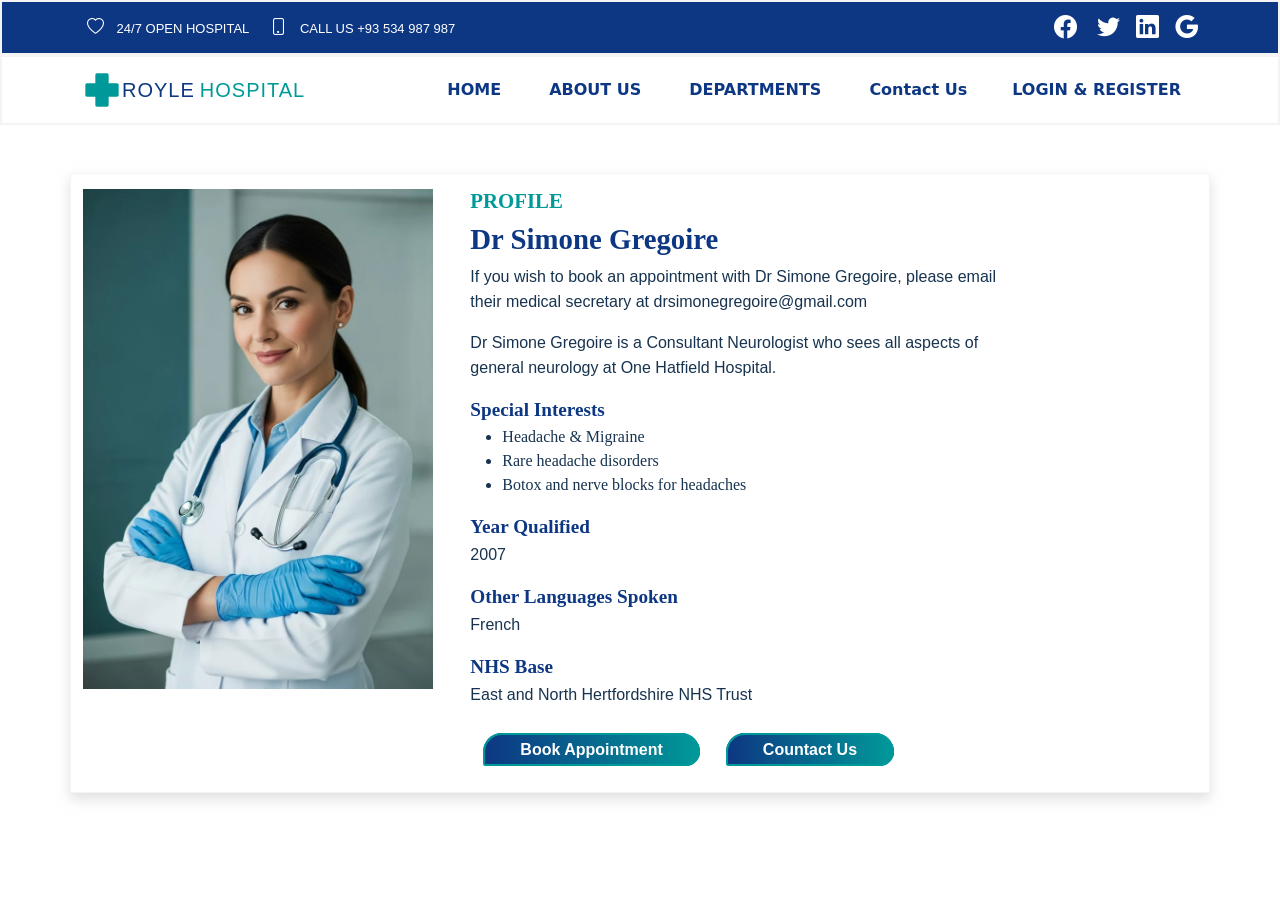
<file: View Profile.html>
<!DOCTYPE html>
<html lang="en">
<head>
    <meta charset="UTF-8">
    <meta name="viewport" content="width=device-width, initial-scale=1.0">
    <title>Royle Hospital</title>
    <link href="css/viewprofile.css" rel="stylesheet">
  <link href="css/variables.css" rel="stylesheet"> <!--Bootstrap link-->
  <link href="https://cdn.jsdelivr.net/npm/bootstrap@5.3.8/dist/css/bootstrap.min.css" rel="stylesheet">
  <!--Botstrap icon-->
  <link href="https://cdn.jsdelivr.net/npm/bootstrap-icons@1.11.3/font/bootstrap-icons.css" rel="stylesheet">
  <!--Google font-->
  <link href="https://fonts.googleapis.com/css2?family=Sora:wght@100..800&display=swap" rel="stylesheet">
  <!---fon Awesome-->
  <link href="https://cdnjs.cloudflare.com/ajax/libs/font-awesome/6.5.2/css/all.min.css" rel="stylesheet">
</head>
<body><div id="top-header">
    <div class="container">
      <div class="d-flex flex-wrap align-items-center justify-content-between gap-2"> <!--contact-->
        <div class="d-flex flex-wrap align-items-center gap-3" id="div-a"> <a href="#" id="bts"> <i
              class="bi bi-heart me-1 "></i> 24/7 Open Hospital </a> <a href="tell:+93 534 987 987" id="bts"> <i
              class="bi bi-phone me-1 "></i> CALL US +93 534 987 987 </a> </div> <!--social icon-->
        <div class="top-social d-flex gap-3 "> <a href="#" aria-label="facebook"><i class="bi bi-facebook me-1"></i></a>
          <a href="#" aria-label="twitter"><i class="bi bi-twitter"></i></a> <a href="#" aria-label="linkedin"><i
              class="bi bi-linkedin"></i></a> <a href="#" aria-label="Google"><i class="bi bi-google"></i></a>
        </div>
      </div>
    </div>
  </div> <!-- Start Navbar-->
  <nav class="navbar navbar-expand-lg sticky-top " id="mainnav">
    <div class="container" id="Logo"> <img id="logo-img" src="./img/cursor-cell.svg" alt="Logo" width="40px" height="50px">
      <a href="#" class="navbar-brand">ROYLE<span>HOSPITAL</span></a> <!---Mobile Toggle--> <button
        class="navbar-toggler" type="button" data-bs-toggle="offcanvas" data-bs-target="#navoffcanvas"
        aria-controls="navoffcanvas" id="mobile-toggle"> <i class="bi bi-list icon"></i>
      </button>
      <!---Disktop nav-->
      <div class="collapse navbar-collapse justify-content-end" id="nav">
        <ul class="nav align-items-center gap-3 me-1" id="nav-ul">
          <li class="nav-item "> <a href="./index.html" class="nav-link  nav-a ">HOME</a> </li>
          <li class="nav-item "> <a href="./About Us.html" class="nav-link nav-a">ABOUT US</a> </li>
          <li class="nav-item "> <a href="./Department.html" class="nav-link  nav-a">DEPARTMENTS</a> </li>
          <li class="nav-item"> <a href="./countacus.html" class="nav-link nav-a ">Contact Us</a> </li>
          <li class="nav-item"> <a href="./Login.html" class="btn ">LOGIN & REGISTER</a> </li>
        </ul>
      </div>
    </div>
  </nav> <!--mobil menu-->
  <div class="offcanvas offcanvas-end" tabindex="-1" id="navoffcanvas">
    <div class="offcanvas-header" id="navoffcanvas-header">
      <h4>Menu</h4> <button class="btn-close btn-close-white" type="button" data-bs-dismiss="offcanvas"></button>
    </div>
    <div class="offcanvas-body">
      <ul class="navbar-nav">
        <li class="nav-item "> <a href="./index.html" class="nav-link ">HOME</a> </li>
        <li class="nav-item "> <a href="./About Us.html" class="nav-link ">ABOUT US</a> </li>
        <li class="nav-item " id="nav-li"> <a href="DEPARTMENTS.html" class="nav-link ">DEPARTMENTS</a> </li>
        <li class="nav-item"> <a href="./countacus.html" class="nav-link ">Contact Us</a> </li>
        <li class="nav-item"> <a href="./Login.html" class="nav-link ">LOGIN & REGISTER</a> </li>
      </ul>
    </div>
  </div>
  <section id="hero-section">
    <div class="container">
      <div class="row gap-5">
    <div class="col-lg-12 col-12 col-md-12  d-flex flex-row flex-wrap  section-one my-5">
        <div class="col-12  col-lg-4  div-left  my-1">
                <img src="./img/doctor2 (1).jpg" alt="doctor img">
        </div>
        <div class="col-12 col-lg-6 d-flex flex-column div-right my-2 my-lg-1 mx-lg-3">
            <h5>PROFILE</h5>
            <h2>Dr Simone Gregoire</h2>
            <P>If you wish to book an appointment with Dr Simone Gregoire, please email their medical secretary at drsimonegregoire@gmail.com</P>
            <P>Dr Simone Gregoire is a Consultant Neurologist who sees all aspects of general neurology at One Hatfield Hospital. 

            </P>
            <strong>Special Interests</strong>
            <ul>
              <li>Headache & Migraine</li>
              <li>Rare headache disorders</li>
              <li>Botox and nerve blocks for headaches</li>
            </ul>
            <strong>
                Year Qualified
            </strong>
            <P>2007</P>
            <strong>Other Languages Spoken</strong>
            <P>French</P>
            <strong>NHS Base</strong>
            <P>East and North Hertfordshire NHS Trust
            </P>
            <div class="btn-div d-flex flex-row flex-wrap ">
              <div class="btn my-2"><a href="./Appointment.html">Book Appointment</a></div>
              <div class="btn my-2"><a href="./countacus.html">Countact Us</a></div>
            </div>
        </div>
       </div>
       </div>
       </div>
       </section>
</body>
<script src="https://cdn.jsdelivr.net/npm/bootstrap@5.3.8/dist/js/bootstrap.bundle.min.js"></script>
</html>
</file>
<file: css/Aboutus.css>
*,
*::after,
*::before {
  box-sizing: border-box;
  margin: 0;
  padding: 0;
}

body {
  font-family: "sora" sans-serif;
  background:var(--background)!important;
  color: #000;
  font-size: 17px;
  line-height: 1.5;
  margin: 0;
}

h1,
h2,
h3,
h4,
h5,
h6 {
  font-family: "sora" sans-serif;
  font-weight: 600;
}
a {
  text-decoration: none;
  color: inherit;
}

#top-header {
  font-family: "Gill Sans", "Gill Sans MT", Calibri, "Trebuchet MS", sans-serif;
  font-size: 13px;
  padding-top: 8px;
  padding-bottom: 8px;
  background: var(--primary);
  border: 2px solid var(--color-five);
  align-items: center;
  text-transform: uppercase;
}

#top-header,
#div-a,
#bts {
  text-decoration: none;
  color: var(--color-two);
}
#top-header #bts:hover {
  transform: translatey(-5px);
}
#top-header #bts i {
  background: var(--primary);
  padding: 5px;
  border-radius: 50%;
  color: var(--color-two);
  font-size: 17px;
}
#top-header #bts i:hover {
  background: var(--primary-one);
}
.top-social {
  font-size: 23px;
}
.top-social i {
  color: var(--color-two);
}
.top-social i:hover {
  color: var(--primary-one);
}
.top-social a:hover {
  transform: translatey(-5px);
}
#mobile-toggle i {
  font-size: 2rem;
  color: var(--primary);
}
#mobile-toggle i:hover {
  color: var(--color);
}
#mainnav {
  border-bottom: 2px solid var(-- --color-five) !important;
  background: var(--color-two);
  border: 2px solid var(--color-five);
  margin: 0px;
  background-size: cover;
}
#mainnav #Logo .navbar-brand {
  font-family: "Franklin Gothic Medium", "Arial Narrow", Arial, sans-serif;
  font-size: 20px;
  letter-spacing: 1px;
  color: var(--primary);
  word-spacing: 5px;
}
#mainnav #Logo .navbar-brand span {
  padding-left: 5px;
  color: var(--primary-one);
}

#mainnav #nav #nav-ul .nav-item .nav-a {
  color: var(--primary) !important;
  text-align: center;
  font-weight: 700;
  border-radius: 5px;
}
#mainnav #nav #nav-ul .nav-item .nav-a:focus {
  
  transition: 4s;
  color: var(--primary-one) !important;
  transform: translateY(-3px);
  border-radius: 10px;
  
 
}


#mainnav #nav #nav-ul .nav-item  .active{
color: var(--primary-one) !important;
  padding-bottom: 4px;
  position: relative;



}
#mainnav #nav #nav-ul .nav-item  .active::after {
  content: "";
  position: absolute;
  left: 0;
  bottom: -15px;
  width: 100%;
  height: 3px;
  background: var(--primary-one);
}
#mainnav #nav #nav-ul .nav-item .btn {
  color: var(--primary);
  text-align: center;
  font-weight: 700;
}
#mainnav #nav #nav-ul .nav-item .btn:hover {
 
  transition: 4s;
 
  color: var(--primary-one);
  color: var(--primary) !important;
  border: 1px solid var(--primary-one);
}

.btn-close {
  font-size: 20px;
}
#navoffcanvas #navoffcanvas-header {
  background: var(--primary);
  color: var(--primary-one);
}
.offcanvas-body li {
  font-weight: 700;
  font-family: "Segoe UI", Tahoma, Geneva, Verdana, sans-serif;
  border-bottom: 2px solid var(--primary) !important;
}

section {
  padding: 50px 0;
  background: var(--color-two);
margin:4% 7%;
border-radius: 20px;
}
/*section one*/
.hero-section #text-section-one{
  font-family: 'Gill Sans', 'Gill Sans MT', Calibri, 'Trebuchet MS', sans-serif;
  color: var(--color-ten);
  font-size: 1rem;
  font-weight: 600;
  letter-spacing: 2;
  word-spacing: 2px;
}
.hero-section #text-section-one h3{
  color: var(--primary-one)!important;
  font-size: 2rem;
  font-weight: 700;
  margin-bottom: 5%;
}
.hero-section #text-section-one p{
  font-family: 'Segoe UI', Tahoma, Geneva, Verdana, sans-serif;
  text-align: justify;
}
.hero-section #text-section-one span{
  color: var(--primary);
  font-weight: 800!important;
}

/*section two*/
.two-section{
  padding-top: 2%!important;
}
#text-section-two{
  font-family: 'Gill Sans', 'Gill Sans MT', Calibri, 'Trebuchet MS', sans-serif;
  color: var(--color-ten);
  font-size: 1rem;
  font-weight: 600;
  letter-spacing: 2;
  word-spacing: 2px;
  text-align: justify;
  
}
#text-section-two h3{
  color: var(--primary-one);
  font-size: 2rem;
  font-weight: 700;
  margin-bottom:5% ;
  margin-top: -2%;
}
#text-section-two span{
  color: var(--primary);
  font-size: 1rem;

}
#text-section-two p{
  font-family: 'Segoe UI', Tahoma, Geneva, Verdana, sans-serif;
}
/*section three*/
.title-section-three{
  text-align: center;
  font-family: Arial, Helvetica, sans-serif;
  font-weight: 700;
  
}
.title-section-three h3{
  color: var(--primary-one);
  font-size:2rem;
  font-weight: 700;
  margin-top: 1%;
}
.title-section-three p{
  color: var(--color-ten);
  text-align: center;
  font-weight: 1rem;
  margin-top: 1%;
  font-weight: 600;
  margin-bottom: 2%;
}
.div-section-three{
  margin: 2% 5%;
  overflow: hidden;
  border: 2px solid var(--primary);
  border-radius: 10px;

}
.text-section-three{
  text-align: justify;
  font-family: 'Gill Sans', 'Gill Sans MT', Calibri, 'Trebuchet MS', sans-serif;
}
.text-section-three h3{
 color: var(--primary-one);
 font-size: 1.5rem;
 font-weight: 700;
 padding: 6px  10px;
}
.text-section-three h4{
 color: var(--primary);
 font-size: 1.3rem;
 font-weight: 700;
 padding: 3px 10px;
}
.text-section-three p{
 color: var(--color-ten);
 font-size: 1rem;
 font-weight: 700;
 padding: 5px 10px;

}
.btn-section-three a{
  border: 2px solid var(--primary);
  padding: 7px;
  border-radius:20%/80%;
  color: var(--primary-one);
  text-decoration: none;
}
.icon-section .icon{
  color: var(--primary-one);
  font-size: 1.5rem;
  margin-left: 1%;
}
.card-section{
  margin-top: 4%;
}
.card-section .card{
  width: 260px;
  height: auto;
  background: var(--color-two);
  box-shadow: var(--card-shadow);
  padding:1%;
  padding-bottom: 4%;
  
}
.card-section .card a{
  color: var(--primary-one);
  padding-left: 3%;
  text-decoration:none;

}
.card-section .card a h4:hover{
  color: var(--primary);
}
.card-section .card:hover{
  color: var(--primary);
  transition: 4s;
  transform: translateY(-5px);
  background: var(--background);
  cursor: pointer;
}
.card-section .card p{
  color: var(--color-ten);
  padding-left: 4%;
}

.icon-section-three .btn-section a{
 
  border: 2px solid var(--primary-one);
  text-decoration: none;
  padding: 5px;
  border-radius: 20%/80%;
  color: var(--primary-one);
  transform: translateY(-5px) !important;
  

}
.icon-section-three .btn-section a:hover{
  border: 2px solid var(--primary);
  color: var(--primary);
  
}
.icon-section-three .btn-section a:focus{
  outline: none!important;
}
.icon-section-three  .icon{
  color: var(--primary-one);
  font-size: 1.5rem;
  margin-left: 2%;
}
.icon-section-three  .icon:hover{
  color: var(--primary);
  
}

/*section four*/

#section-four{
  margin-bottom: 10%;
}
#text{
  font-family: 'Gill Sans', 'Gill Sans MT', Calibri, 'Trebuchet MS', sans-serif;
  text-align: center;
  margin-top: 2%;
  font-weight: 700;
}
#text h3{
  font-size: 2rem;
  color: var(--primary-one);
  font-weight: 800;
}
#text p{
  color: var(--primary);
  font-size: 1.2rem;
  font-weight: 700;
  margin-top: 1%;
}
.item-four-section{
  width: 270px!important;
  height:150px;
  box-shadow:var(--card-shadow);
  background: var(--color-two);
  padding: 1%;
  margin:2% 4%;
  border-radius:30px;
  
}
.title-h4  h4{
color: var(--primary-one);
font-size: 1.5rem;
font-weight: 700;
margin-left: 4%;
}
.item-four-section .img-section{
  width: 85px;
  height: 85px;
  background: var(--background);
  border-radius: 15%;
  text-align: center!important;
  margin-top: 3%;
}
.item-four-section .img-section i{
  text-align: center!important;
  margin-top: 25%;
  color: var(--primary);
  font-size: 40px;
}
.item-four-section .text-section-four{
  text-align:justify;
  font-family: 'Gill Sans', 'Gill Sans MT', Calibri, 'Trebuchet MS', sans-serif;
  padding: 1%;
   
}
.item-four-section .text-section-four h4{
  color: var(--primary-one);
  font-size: 1.5rem;
  font-weight: 600;
  margin-top: 4%;
 
  margin-bottom: 0;
}
.item-four-section .text-section-four h4 span{
  color: var(--primary);
  font-size: 1rem!important;
}
.item-four-section .text-section-four p{
  color: var(--primary);
  font-size: 0.9rem;
  font-weight: 700;
  
  
}

#footer {
  background-color: var(--primary);
  color: var(--color-two);
  margin-top: 5% !important;
  background-size: cover;
  margin: 0;
}

.footer-p {
  font-family: Cambria, Cochin, Georgia, Times, "Times New Roman", serif;
  font-size: 1rem;
  color: var(--color-two);
  opacity: 1;
  line-height: 1.7;
  margin-bottom: 20px;
  font-weight: 700;
}
.footer-social a {
  display: inline-flex;
  width: 36px;
  height: 36px;
  border-radius: 10px;
  border: 2px solid rgba(255, 255, 255, 0.6);
  align-items: center;
  justify-content: center;
  color: var(--color-two);
  font-size: 1rem;
  transition: all var(--transition);
}
.footer-social a:hover {
  background: var(--primary-one);
  transform: translateY(-5px);
}
.footer-heading {
  font-family: Cambria, Cochin, Georgia, Times, "Times New Roman", serif;
  font-size: 1rem;
  font-weight: 800;
  color: var(--color-two);
  letter-spacing: 0.08rem;
  text-transform: uppercase;
  margin-bottom: 22px;
}
.footer-link {
  list-style: none;
  padding: 0;
  margin: 0;
}

.footer-link li {
  margin-bottom: 11px;
}

.footer-link a {
  font-size: 0.9rem;
  color: var(--color-two);
  opacity: 1;
  transition: all var(--transition);
  display: inline-flex;
  align-items: center;
  gap: 6px;
  text-decoration: none;
}
.footer-item {
  display: flex;
  align-items: center;
  gap: 12px;
  margin-bottom: 15px;
  font-size: 0.9rem;
  color: var(--color-two);
  opacity: 1;
}
.footer-item i {
  color: var(--color-two);
  font-size: 1rem;
  margin-top: 2px;
  flex-shrink: 0;
}
.footer-bottom {
  border-top: 1px solid var(--color-two);
  padding: 20px 0px;
  margin-top: 40px;
}
.footer-bottom p {
  font-size: 0.8rem;
  color: var(--color-two);
  opacity: 1;
  margin: 0;
  margin: 0 35%;
}
.footer-bottom a {
  color: var(--color-two);
  text-decoration: none;
  text-align: center;
}
/*Responsive*/
@media (max-width: 768px){
  .container .row .hero-section #item img{
    height: 500px;
  }
   .container .row .two-section #item-two-section img{
    width:290px;
    height:auto;
    align-items: center;
    
   }
  
  }
</file>
<file: css/variables.css>
:root {
    --primary:#0d3783;
    --primary-one:#009999;
    --color-one:#0D1B3D;
    --color-two: #fff;
    --color-three: #000;
    --color-four: #6d6c6c;
    --color-five:#f5f4f4;
    --color-six:#1E3A8A;
    --color-seven:#1E88E5;
    --color:#63CCFF;
    --border:#A0A0A0; 
      --box-sh:rgb(2, 180, 180);
      --color-nine:#6B7280;
      --color-ten:#17334f;
      --text-hover:#f4fcfc;
      
    
    --bg:linear-gradient(to right,#1E3A8A,#2B589F,#3977B5,#4695CA,#54B4E0,#63CCFF);
    --bg-1:linear-gradient(to right ,#0d3783,#07688E,#009999);
    --bg-2:linear-gradient(135deg ,#0d3783,#009999);

    --background:#e8effd ;
    --text-primary:#111827;
    --text-secondary:#4B5563;
    --text-button:#ffffff;

    --card:#ffff;
    --card-border:#cccdce;
    --card-shadow:0 6px 12px rgba(196, 191, 191, 0.5);
    --box-shadow:-4px 0px 5px rgba(196, 191, 191, 0.5);
      --card-shadow-contact:4px 4px 6px 12px rgba(179, 224, 247, 0.6);

    --button:rgb(179, 224, 247);
    --button-hover:#2AAEE6;
    --button-text:#ffff;

    --button-two:#F4F6F8;
    --button-h:#e5e7e8;
    --button-t:#111827;

    --border: #2083d4;

    --shadow: 0 4px 4px rgba(24, 58, 170, 0.8);

    --transition: .28s cubic-bezier(.4, 0, .2, 1);
    
}
</file>
<file: css/countacus.css>
*,
*::after,
*::before {
  box-sizing: border-box;
  margin: 0;
  padding: 0;
}

body {
  font-family: "sora" sans-serif;
  background: #fff;
  color: #000;
  font-size: 17px;
  line-height: 1.5;
  margin: 0;
}

h1,
h2,
h3,
h4,
h5,
h6 {
  font-family: "sora" sans-serif;
  font-weight: 600;
}
a {
  text-decoration: none;
  color: inherit;
}

#top-header {
  font-family: "Gill Sans", "Gill Sans MT", Calibri, "Trebuchet MS", sans-serif;
  font-size: 13px;
  padding-top: 8px;
  padding-bottom: 8px;
  background: var(--primary);
  border: 2px solid var(--color-five);
  align-items: center;
  text-transform: uppercase;
}

#top-header,
#div-a,
#bts {
  text-decoration: none;
  color: var(--color-two);
}
#top-header #bts:hover {
  transform: translatey(-5px);
}
#top-header #bts i {
  background: var(--primary);
  padding: 5px;
  border-radius: 50%;
  color: var(--color-two);
  font-size: 17px;
}
#top-header #bts i:hover {
  background: var(--primary-one);
}
.top-social {
  font-size: 23px;
}
.top-social i {
  color: var(--color-two);
}
.top-social i:hover {
  color: var(--primary-one);
}
.top-social a:hover {
  transform: translatey(-5px);
}
#mobile-toggle i {
  font-size: 2rem;
  color: var(--primary);
}
#mobile-toggle i:hover {
  color: var(--color);
}
#mainnav {
  border-bottom: 2px solid var(-- --color-five) !important;
  background: var(--color-two);
  border: 2px solid var(--color-five);
  margin: 0px;
  background-size: cover;
}
#mainnav #Logo .navbar-brand {
  font-family: "Franklin Gothic Medium", "Arial Narrow", Arial, sans-serif;
  font-size: 20px;
  letter-spacing: 1px;
  color: var(--primary);
  word-spacing: 5px;
}
#mainnav #Logo .navbar-brand span {
  padding-left: 5px;
  color: var(--primary-one);
}

#mainnav #nav #nav-ul .nav-item .nav-a {
  color: var(--primary) !important;
  text-align: center;
  font-weight: 700;
  border-radius: 5px;
}
#mainnav #nav #nav-ul .nav-item .nav-a:focus {
  transition: 4s;
  color: var(--primary-one) !important;
  transform: translateY(-3px);
  border-radius: 10px;
}

#mainnav #nav #nav-ul .nav-item .active {
  color: var(--primary-one) !important;
  padding-bottom: 4px;
  position: relative;
}
#mainnav #nav #nav-ul .nav-item .active::after {
  content: "";
  position: absolute;
  left: 0;
  bottom: -15px;
  width: 100%;
  height: 3px;
  background: var(--primary-one);
}
#mainnav #nav #nav-ul .nav-item .btn {
  color: var(--primary);
  text-align: center;
  font-weight: 700;
}
#mainnav #nav #nav-ul .nav-item .btn:hover {
  transition: 4s;

  color: var(--primary-one);
  color: var(--primary) !important;
  border: 1px solid var(--primary-one);
}

.btn-close {
  font-size: 20px;
}
#navoffcanvas #navoffcanvas-header {
  background: var(--primary);
  color: var(--primary-one);
}
.offcanvas-body li {
  font-weight: 700;
  font-family: "Segoe UI", Tahoma, Geneva, Verdana, sans-serif;
  border-bottom: 2px solid var(--primary) !important;
}
section {
  padding: 50px 0;
}
/*section one*/
#hero-section {
  background-image: url(../img/ChatGPT\ Image\ Jul\ 13\,\ 2026\,\ 01_00_40\ PM.png);
  background-size: cover;
  background-position:50% 40% ;
  background-repeat:no-repeat;
  width: 100%;
  height: 380px;
  position: relative;
}
.section-one h1{
  color: var(--color-two);
  font-size: 2rem;
  font-weight: 800;
  margin-top: 8.5%;
  text-align: center;
  word-spacing: 3px;


}
/*LOCATION*/
#contact {
  background: var(--color-two);
  margin-bottom: 4%;
}
.map-card{
    overflow:hidden;
    border-radius:20px;
    box-shadow:0 10px 25px rgba(0,0,0,.08);
    min-height:420px;
    border: 1px solid var(--primary-one);
}

.map-card img{
    width:100%;
    height:100%;
}
.form-div {
  width: 370px !important;
   background:#fff;
    border-radius:20px;
    box-shadow:0 10px 25px rgba(0,0,0,.08);
    padding:3% 1%!important;
     border: 1px solid var(--primary-one);
}

.form-div h3 {
  color: var(--primary);
  font-family: "Gill Sans", "Gill Sans MT", Calibri, "Trebuchet MS", sans-serif;
  font-size: 1.5rem;
  font-weight: 800;
}
.form-div textarea {
  border-color: var(--primary-one);
  background: var(--text-hover);
}
.form-div input {
  border-color: var(--primary-one);
  background: var(--text-hover);
}
.form-div button {
  border: 2px solid var(--primary-one);
  border-radius: 64px 64px 48px 10px;
  padding: 6px 35px;
  background: var(--bg-1);
  color: #fff;
  font-size: 1, 3rem;
  font-family: "Gill Sans", "Gill Sans MT", Calibri, "Trebuchet MS", sans-serif;
  font-weight: 600;
}


#footer {
  background-color: var(--primary);
  color: var(--color-two);
  background-size: cover;
  margin: 0;
}

.footer-p {
  font-family: Cambria, Cochin, Georgia, Times, "Times New Roman", serif;
  font-size: 1rem;
  color: var(--color-two);
  opacity: 1;
  line-height: 1.7;
  margin-bottom: 20px;
  font-weight: 700;
}
.footer-social a {
  display: inline-flex;
  width: 36px;
  height: 36px;
  border-radius: 10px;
  border: 2px solid rgba(255, 255, 255, 0.6);
  align-items: center;
  justify-content: center;
  color: var(--color-two);
  font-size: 1rem;
  transition: all var(--transition);
}
.footer-social a:hover {
  background: var(--primary-one);
  transform: translateY(-5px);
}
.footer-heading {
  font-family: Cambria, Cochin, Georgia, Times, "Times New Roman", serif;
  font-size: 1rem;
  font-weight: 800;
  color: var(--color-two);
  letter-spacing: 0.08rem;
  text-transform: uppercase;
  margin-bottom: 22px;
}
.footer-link {
  list-style: none;
  padding: 0;
  margin: 0;
}

.footer-link li {
  margin-bottom: 11px;
}

.footer-link a {
  font-size: 0.9rem;
  color: var(--color-two);
  opacity: 1;
  transition: all var(--transition);
  display: inline-flex;
  align-items: center;
  gap: 6px;
  text-decoration: none;
}
.footer-item {
  display: flex;
  align-items: center;
  gap: 12px;
  margin-bottom: 15px;
  font-size: 0.9rem;
  color: var(--color-two);
  opacity: 1;
}
.footer-item i {
  color: var(--color-two);
  font-size: 1rem;
  margin-top: 2px;
  flex-shrink: 0;
}
.footer-bottom {
  border-top: 1px solid var(--color-two);
  padding: 20px 0px;
  margin-top: 40px;
}
.footer-bottom p {
  font-size: 0.8rem;
  color: var(--color-two);
  opacity: 1;
  margin: 0;
  margin: 0 35%;
}
.footer-bottom a {
  color: var(--color-two);
  text-decoration: none;
  text-align: center;
}
@media (max-width: 768px){
  #hero-section{
    background: var(--bg-1)!important;
    height: 280px!important;
    text-align: center;
  }
}
</file>
<file: css/Departmentstyle.css>
*,
*::after,
*::before {
  box-sizing: border-box;
}

body {
  font-family: "sora" sans-serif;
  background: #fff;
  color: #000;
  font-size: 17px;
  line-height: 1.5;
  margin: 0;
}

h1,
h2,
h3,
h4,
h5,
h6 {
  font-family: "sora" sans-serif;
  font-weight: 600;
}
a {
  text-decoration: none;
  color: inherit;
}

#top-header {
  font-family: "Gill Sans", "Gill Sans MT", Calibri, "Trebuchet MS", sans-serif;
  font-size: 13px;
  padding-top: 8px;
  padding-bottom: 8px;
  background: var(--primary);
  border: 2px solid var(--color-five);
  align-items: center;
  text-transform: uppercase;
}

#top-header,
#div-a,
#bts {
  text-decoration: none;
  color: var(--color-two);
}
#top-header #bts:hover {
  transform: translatey(-5px);
}
#top-header #bts i {
  background: var(--primary);
  padding: 5px;
  border-radius: 50%;
  color: var(--color-two);
  font-size: 17px;
}
#top-header #bts i:hover {
  background: var(--primary-one);
}
.top-social {
  font-size: 23px;
}
.top-social i {
  color: var(--color-two);
}
.top-social i:hover {
  color: var(--primary-one);
}
.top-social a:hover {
  transform: translatey(-5px);
}
#mobile-toggle i {
  font-size: 2rem;
  color: var(--primary);
}
#mobile-toggle i:hover {
  color: var(--color);
}
#mainnav {
  border-bottom: 2px solid var(-- --color-five) !important;
  background: var(--color-two);
  border: 2px solid var(--color-five);
  margin: 0px;
  background-size: cover;
}
#mainnav #Logo .navbar-brand {
  font-family: "Franklin Gothic Medium", "Arial Narrow", Arial, sans-serif;
  font-size: 20px;
  letter-spacing: 1px;
  color: var(--primary);
  word-spacing: 5px;
}
#mainnav #Logo .navbar-brand span {
  padding-left: 5px;
  color: var(--primary-one);
}

#mainnav #nav #nav-ul .nav-item .nav-a {
  color: var(--primary) !important;
  text-align: center;
  font-weight: 700;
  border-radius: 5px;
}
#mainnav #nav #nav-ul .nav-item .nav-a:focus {
  
  transition: 4s;
  color: var(--primary-one) !important;
  transform: translateY(-3px);
  border-radius: 10px;
  
 
}


#mainnav #nav #nav-ul .nav-item  .active{
color: var(--primary-one) !important;
  padding-bottom: 4px;
  position: relative;



}
#mainnav #nav #nav-ul .nav-item  .active::after {
  content: "";
  position: absolute;
  left: 0;
  bottom: -15px;
  width: 100%;
  height: 3px;
  background: var(--primary-one);
}
#mainnav #nav #nav-ul .nav-item .btn {
  color: var(--primary);
  text-align: center;
  font-weight: 700;
}
#mainnav #nav #nav-ul .nav-item .btn:hover {
 
  transition: 4s;
 
  color: var(--primary-one);
  color: var(--primary) !important;
  border: 1px solid var(--primary-one);
}

.btn-close {
  font-size: 20px;
}
#navoffcanvas #navoffcanvas-header {
  background: var(--primary);
  color: var(--primary-one);
}
.offcanvas-body li {
  font-weight: 700;
  font-family: "Segoe UI", Tahoma, Geneva, Verdana, sans-serif;
  border-bottom: 2px solid var(--primary) !important;
}
section {
  padding: 50px 0;
}
/*section one*/
#first-section {
  background-image: url(../img/8e540a9207297d5d63291b7410372c60.jpg);
  background-size:cover;
  background-repeat: no-repeat;
  background-position: center;
  height: 440px;
  max-height: 550px;
  display: flex;
}
.container.row #item {
  text-align: center;
  font-family: Cambria, Cochin, Georgia, Times, "Times New Roman", serif;
  width: 500px;
  height: auto;
  font-size: 2rem;
  font-weight: 800;
  line-height: 1, 15;
  letter-spacing: 1rem;
  gap: 1px;
}

.container .row #item h1 {
  color: var(--color-two);
  font-weight: 700;
  margin-top: 5% !important;
  font-size: 3rem;
  word-spacing: 2px;
  font-family: Arial, Helvetica, sans-serif;
}
.container .row #item h3 {
  color: var(--color-two);
  font-weight: 700;
  margin-top: 5% !important;
  font-size: 1rem;
  word-spacing: 2px;
  font-family: Arial, Helvetica, sans-serif;
}

.container .row #item .hero-desc {
  text-align: justify;
  padding-top: 10px;
  font-weight: 600;
  color: var(--color-two);
  font-style: inherit;
  margin-top: 5%;
  font-size: 1.05rem;
  margin-bottom: 4%;

  line-height: 1.5;
}

.container .row #item .btn-section-one {
  background: var(--primary-one);
}

/*section department list*/
#department-list {
  background: var(--color-two);
  font-family: Cambria, Cochin, Georgia, Times, "Times New Roman", serif;
  font-weight: 800;
}
#department-list .department-title #title-h2 {
  font-family: "Gill Sans", "Gill Sans MT", Calibri, "Trebuchet MS", sans-serif;
  font-size: 2rem;
  font-weight: 800;
  color: var(--primary);
}

#department-list .department-title #p-dep {
  font-family: "Gill Sans", "Gill Sans MT", Calibri, "Trebuchet MS", sans-serif;
  font-size: 1.2rem;
  font-weight: 700;
  color: var(--primary-one);
}
#department-list #department .section-department {
  background: var(--color-two);
  width: 110px;
  height: 160px;
  display: flex;
  flex-wrap: wrap;
  flex-direction: column;
  margin-top: 3%;
  box-shadow: 0 6px 12px rgba(196, 191, 191, 0.5);
  border-radius: 80% / 50%;

  padding: 5px;
  border-top: 1px solid #009999;
  border-bottom: 1px solid #0d3783;
  text-align: center;
  justify-content: center;
  align-items: center;
}
#department-list #department .c-dep {
  border-top: 1px solid #0d3783;
  border-bottom: 1px solid #009999;
}
#department-list #department .section-department .department-item a {
  color: var(--primary-one);
  font-size: 30px;
  margin-top: 1.5%;
  margin-bottom: 1.5%;
}
#department-list #department .section-department h6 {
  font-family: "Gill Sans", "Gill Sans MT", Calibri, "Trebuchet MS", sans-serif;
  font-size: 0.74rem;
  color: var(--primary);
  text-decoration: none;
  text-align: center;
  justify-content: center;
  font-weight: 800;
  word-spacing: 2px;
  position: relative;
}
#department-list #department .section-department p {
  color: var(--color-three);
  font-size: 0.7rem;
  text-decoration: none !important;
  font-family: "Gill Sans", "Gill Sans MT", Calibri, "Trebuchet MS", sans-serif;
  font-weight: 700;
}
.container .row #item #btn:hover {
  background: var(--color-two) !important;
  color: var(--primary-one) !important;
  transform: translateY(-2px) !important;
  box-shadow: 0 3px 17px var(--button-text) !important ;
  border: 2px solid var(--primary-one) !important;
}

.container .row #item .btn-secandry {
  background: var(--color-two);
  margin-top: 3%;
  font-family: "Segoe UI", Tahoma, Geneva, Verdana, sans-serif;
  font-weight: 700;
  font-size: 15px;
  padding: 12px 20px;
  border-radius: 12px;
  border: 2px solid var(--primary);
  color: var(--primary);
  text-align: center;
  justify-content: center;
  transition: all var(--transition);
  display: inline-flex;
  gap: 5px;
  align-items: center;
  box-shadow: 0 3px 17px var(--button-text);
}

.container .row #item .btn-secandry:hover {
  background: var(--primary);
  color: var(--color-two);
  transform: translateY(-2px) !important;
  box-shadow: 0 3px 17px var(--primary);
  border: 2px solid var(--color-two);
}

/*section two*/
.container .row #h1 {
  color: var(--primary);
  text-align: center;
  font-weight: 700;
  margin-top: 4%;
  margin-bottom: 4%;
  font-family: "Gill Sans", "Gill Sans MT", Calibri, "Trebuchet MS", sans-serif;
}

.container .row .card-section-two {
  width: 210px;
  height: auto;
  margin: 0.6%;
  text-align: center;
  border-radius: 10px;
  box-shadow: var(--card-shadow);
  padding: 1px;
  overflow: hidden;
}
.container .row .card-section-two a img {
  height: auto;
  overflow: hidden;
  border-radius: 5px;
  width: 210px !important;
  height: auto;
}

.container .row .card-section-two a:focus {
  border: none !important;
  outline: none;
}
.container .row .card-section-two h5 {
  color: var(--primary-one) !important;
  font-weight: 700;
  font-size: 1.2rem;
  text-align: left !important;
  padding-top: 3px;
  text-align: center;
  font-weight: 800;
  text-decoration: none;
  padding-left: 8px;
}
.container .row .card-section-two p {
  font-family: Cambria, Cochin, Georgia, Times, "Times New Roman", serif;
  font-size: 0.88rem;
  font-weight: 700;
  text-decoration: none;
  text-align: left;
  padding: 8px;
  color: var(--color-ten);
}
.container .row .card-section-two:hover {
  transform: translateY(-7px);
  background-color: var(--text-hover);
}
.container .row .card-section-two a {
  color: var(--primary-one);
  text-align: left;
  padding-bottom: 20px;
  padding-left: 8px;
  font-weight: 600;
}

/*section three*/

#section-three {
  background-color: var(--color-two);
  margin-top: 1%;
  text-align: center;
  justify-content: center;
  font-family: "Gill Sans", "Gill Sans MT", Calibri, "Trebuchet MS", sans-serif;
  margin: 2%;
}
#section-three-title h2 {
  color: var(--primary);
  font-family: "Gill Sans", "Gill Sans MT", Calibri, "Trebuchet MS", sans-serif;
  text-align: center;
  font-weight: 600;
}
#section-department {
  background: var(--text-hover);
  background-size: cover;
  width: 100%;
  height: auto;
  padding: 5%;
  margin-top: 2%;
  border-radius: 10px;
  overflow: hidden;
}
#div-section-three {
  border-right: 1px solid var(--card-border);
  width: 170px !important;
  height: 150px;
  padding-right: 10px;
  padding-left: 10px;
  text-align: center;
  overflow: hidden;
  display: flexbox;
  flex-wrap: wrap;
}

#section-three-icon {
  color: var(--primary-one);
  font-size: 30px;
  text-align: center !important;
}
#div-section-three h6 {
  color: var(--primary-one);
  padding-top: 0.5%;
  padding-bottom: 0.5%;
  font-size: 1rem;
  font-weight: 600;
}
#div-section-three p {
  font-family: "Gill Sans", "Gill Sans MT", Calibri, "Trebuchet MS", sans-serif;
  font-size: 0.88rem;
  font-weight: 600;
  color: var(--color-ten);
  text-align: left;
}

/*services four*/

.container .row .section-four-title {
  color: var(--primary);
  text-align: center;
  font-family: "Gill Sans", "Gill Sans MT", Calibri, "Trebuchet MS", sans-serif;
  font-size: 2rem;
  font-weight: 800;
}

.container .row .card {
  background: var(--color-two);
  width: 100%;
  max-width: 110px;
  height: auto;
  align-items: center;
  text-align: center;
  box-shadow: var(--card-shadow);
  border-radius: 10px;
  justify-content: center;
  margin-top: 5%;
}
.container .row .card {
  margin-left: 6px;
  margin-right: 6px;
}
.container .row .card i {
  color: var(--primary-one);
  font-size: 30px;
}
.container .row .card i:focus {
  border: none;
  outline: none !important;
}
.container .row .card h5 {
  font-family: Cambria, Cochin, Georgia, Times, "Times New Roman", serif;
  font-weight: 700;
  color: var(--primary) !important;
  font-size: 1rem;
}


/*section five*/
#section-five-item {
  text-align: center;
  font-family: "Gill Sans", "Gill Sans MT", Calibri, "Trebuchet MS", sans-serif;
  font-weight: 700;
  line-height: 1;
}
#section-five-item #title {
  color: var(--primary);
  font-weight: 700;
}
#section-five-item p {
  color: var(--primary-one);
  margin-bottom: 2% !important;
}
.section-five-card {
  background: var(--color-two);
  box-shadow: var(--card-shadow);
  border: 1px solid var(--primary);
  padding: 10px;
  border-radius: 6px;
  width: 130px;
  height: auto;
  margin-top: 3% !important;
  display: flex;
  flex-direction: row;
}
.section-five-card .icon-sec {
  color: var(--primary-one);
  font-size: 30px;
  text-align: center;
  margin: 5px;
}

.section-five-card .sec-p h5 {
  color: var(--primary);
  font-size: 0.9rem;
  text-align: justify;
}
.section-five-card .sec-p p {
  color: var(--primary-one) !important;
  font-size: 0.8rem !important;
  text-align: justify;
}

/*section five*/
.container .row .appointment {
  background-image: url(../img/bac.png);
  background-size: cover;
  background-position: center;
  padding: 1%;
  display: flex;
  flex-wrap: wrap;
  flex-direction: row;
  gap: 10px;
  text-align: justify;
  font-family: Cambria, Cochin, Georgia, Times, "Times New Roman", serif;
  font-size: 20px;
  font-weight: 800;
  position: relative;
  width: 100%;
  border-radius: 10px;
  margin-top: 3%;
}
.container .row .appointment #icon i {
  justify-content: center;
  align-items: center;
  text-align: center;
  padding: 50% 100%;
  background: var(--primary-one);
  color: var(--color-two) !important;
  border-radius: 50%;
  display: flex;
  justify-content: center;
  align-items: center;
  font-size: 22px;
  margin-left: 10%;
  z-index: 4;
}

.container .row .appointment .text-section-four {
  font-family: Cambria, Cochin, Georgia, Times, "Times New Roman", serif;
  font-weight: 800;
  color: var(--color-two);
  margin-left: 5%;
}
.container .row .appointment .text-section-four #appoint-title {
  color: var(--color-two) !important;
  font-family: Cambria, Cochin, Georgia, Times, "Times New Roman", serif;
  font-weight: 800;
  font-size: 1.5rem;
  text-align: justify;
  margin-top: 3%;
}
.container .row .appointment .text-section-four #p-aapoint {
  color: var(--color-two);
  font-family: Cambria, Cochin, Georgia, Times, "Times New Roman", serif;
  font-weight: 600;
  font-size: 0.9rem;
  text-align: justify;
  word-spacing: 2px;
}
.container .row .appointment #btn-appoint .btn {
  color: var(--primary-one) !important;
  border: 1px solid var(--primary-one);
  background: var(--color-two);
  gap: 5px;
  text-align: center;
  position: absolute;
  right: 13%;
  top: 30%;
  justify-content: center;
  align-items: center;
  font-weight: 800;
  font-size: 0.9rem;
}
.container .row .appointment #btn-appoint .btn:hover {
  border: none !important;
  background: var(--primary-one) !important;
  color: var(--color-two) !important;
  transform: scale(-5px) !important;
}
.container .row .appointment #btn-appoint:focus {
  border: none;
  outline: none !important;
}

/*section four*/
#doctors {
  margin-top: 1%;
  font-family: Cambria, Cochin, Georgia, Times, "Times New Roman", serif;
  font-weight: 900;
  text-align: center;
  letter-spacing: 1px;
}
.container .row #title {
  color: var(--primary-one);
  font-weight: 800;
  font-family: Cambria, Cochin, Georgia, Times, "Times New Roman", serif;
}
.container .row #header {
  color: var(--primary);
  font-weight: 800 !important;
  font-family: Cambria, Cochin, Georgia, Times, "Times New Roman", serif;
  font-style: inherit;
  margin-bottom: 4% !important;
}
.container .row .div-doctor {
  width: 250px;
  height: auto;
  box-shadow: var(--card-shadow);
  margin: 1.5%;
  border-radius: 10px;
  align-items: center;
  color: var(--primary);
}

.container .row .div-doctor:hover {
  box-shadow: var(--card-shadow);
  border-radius: 10px;
  align-items: center;
  color: var(--primary) !important;
  background: var(--button-two);
  transform: translateY(-7px);
}
.container .row .div-doctor #img-doctor {
  padding-top: 2%;
}
.container .row .div-doctor h5 {
  color: var(--primary);
  font-weight: 900;
  font-family: Cambria, Cochin, Georgia, Times, "Times New Roman", serif;
  padding-top: 4px;
}
.container .row .div-doctor p {
  color: var(--color-three);
  font-weight: 800 !important;
  font-size: 15px;
}
.container .row .div-doctor #star {
  color: var(--primary-one);
  padding: 0px;
  align-items: center;
  display: flex;
  flex-direction: row;
}
.container .row .div-doctor .btn {
  border: 1px solid var(--primary-one);
  color: var(--primary-one);
  margin-bottom: 5%;
}
.container .row .div-doctor .btn :hover {
  background: var(--primary-one) !important;
  color: var(--color-two) !important;
  border: var(--color-two) !important;
}
.container .row .div-doctor a .btn:focus {
  border: none;
  outline: none !important;
}
.container .row #btn .btn {
  color: var(--primary-one);
  border: 1px solid var(--primary-one);
  padding: 0.5% 4%;
  text-decoration: none;
  font-size: 1rem;
  font-weight: 800;
  font-family: Arial, Helvetica, sans-serif;
}
.container .row #btn .btn:hover {
  background: var(--primary-one);
  color: var(--color-two);
  border: var(--color-two);
}
.container .row #btn .btn :focus {
  color: var(--color-two);
  border: none;
  outline: none !important;
  background: var(--primary);
}

/*section six*/

#testimonials {
  background: var(--color-two);
  margin-bottom: 20px;
}
#testimonials .section-tag {
  color: var(--primary-one);
  font-size: 2rem;
  font-family: Cambria, Cochin, Georgia, Times, "Times New Roman", serif;
  text-align: center;
  font-weight: 800;
}
#testimonials h1 {
  color: var(--primary);
  font-weight: 700;
  font-family: Cambria, Cochin, Georgia, Times, "Times New Roman", serif;
}
.testimonials-card {
  background: var(--color-two);
  border-radius: 5px;
  padding: 32px 28px;
  box-shadow: var(--card-shadow);
  height: 100%;
  position: relative;
  transition: all var(--transition);
  border: 1px solid var(--card-border);
}
.t-avatar {
  width: 52px;
  height: 52px;
  border-radius: 50%;
  background: linear-gradient(135deg, var(--primary), var(--primary-one));
  display: flex;
  align-items: center;
  justify-content: center;
  font-family: "Segoe UI", Tahoma, Geneva, Verdana, sans-serif;
  font-weight: 700;
  font-size: 1.1rem;
  color: var(--color-two);
}
.t-nam {
  font-size: 0.95rem;
  font-weight: 700;
  margin-bottom: 2px;
  color: var(--primary-one);
}
.t-review {
  color: var(--color-three);
  font-size: 0.9rem;
  line-height: 1.7;
  margin: 18px 0 16px;
  display: flex;
  text-align: justify;
}
.t-review::before {
  content: "\201C";
  font-family: Arial, Helvetica, sans-serif;
  font-size: 3rem;
  opacity: 1;
  color: var(--primary-one);
  line-height: 0.5;
  margin-right: 3px;
}
/* section seven*/
#latest-news {
  font-family: Cambria, Cochin, Georgia, Times, "Times New Roman", serif;
  font-weight: 800;
  display: flex;
  flex-direction: row;
  background: var(--color-two);
  margin-top: 2%;
  gap: 3px;
  justify-content: center;
  color: var(--color-three);
  font-size: 1rem;
}
.latest-card {
  background: var(--color-two);
  border-radius: 5px;
  padding: 20px 10px;
  box-shadow: var(--card-shadow);
  width: 400px;
  height: auto;
  position: relative;
  transition: all var(--transition);
  border: 1px solid var(--card-border);
}

.div-left-news h3 {
  color: var(--primary);
  font-size: 1rem;
  font-family: Arial, Helvetica, sans-serif;
  font-weight: 700;
  text-align: center;
  padding-top: 6px;
}
.div-left-news p {
  color: var(--color-three);
  font-size: 0.9rem;
  line-height: 1.7;
  display: flex;
  text-align: justify !important;
  word-spacing: 2px;
  padding: 0% 8%;
}
.div-left-news .btn a {
  color: var(--primary-one);
  text-decoration: none;
  display: flex;
  border: 1px solid var(--primary-one) !important;
  padding: 8px;
  border-radius: 10px;
  font-family: Arial, Helvetica, sans-serif;
  font-size: 0.9rem;
  font-weight: 800;
}
.div-left-news .btn a:hover {
  color: var(--color-two);
  border: 1px solid var(--color-two);
  background: var(--primary-one);
}
.div-left-news .btn a:focus {
  border: none;
  outline: none !important;
}
#latest-news #button a {
  color: var(--primary-one);
  text-decoration: none;
  display: flex;
  border: 1px solid var(--primary-one) !important;
  padding: 8px 20px;
  border-radius: 10px;
  font-family: Arial, Helvetica, sans-serif;
  font-size: 1rem;
  font-weight: 800;
  justify-content: center;
  align-items: center;
  position: absolute;
  left: 45%;
}
#latest-news #button a:hover {
  color: var(--color-two);
  border: 1px solid var(--color-two);
  background: var(--primary-one);
}
.btn a:focus {
  border: none;
  outline: none !important;
}

/*footer*/
footer {
  background-color: var(--primary);
  color: var(--color-two);
  background-size: cover!important;
  margin-top: 6%!important;
  width: 100%!important;
}

.footer-p {
  font-family: Cambria, Cochin, Georgia, Times, "Times New Roman", serif;
  font-size: 1rem;
  color: var(--color-two);
  opacity: 1;
  line-height: 1.7;
  margin-bottom: 20px;
  font-weight: 700;
}
.footer-social a {
  display: inline-flex;
  width: 36px;
  height: 36px;
  border-radius: 10px;
  border: 2px solid rgba(255, 255, 255, 0.6);
  align-items: center;
  justify-content: center;
  color: var(--color-two);
  font-size: 1rem;
  transition: all var(--transition);
}
.footer-social a:hover {
  background: var(--primary-one);
  transform: translateY(-5px);
}
.footer-heading {
  font-family: Cambria, Cochin, Georgia, Times, "Times New Roman", serif;
  font-size: 1rem;
  font-weight: 800;
  color: var(--color-two);
  letter-spacing: 0.08rem;
  text-transform: uppercase;
  margin-bottom: 22px;
}
.footer-link {
  list-style: none;
  padding: 0;
  margin: 0;
}

.footer-link li {
  margin-bottom: 11px;
}

.footer-link a {
  font-size: 0.9rem;
  color: var(--color-two);
  opacity: 1;
  transition: all var(--transition);
  display: inline-flex;
  align-items: center;
  gap: 6px;
  text-decoration: none;
}
.footer-item {
  display: flex;
  align-items: center;
  gap: 12px;
  margin-bottom: 15px;
  font-size: 0.9rem;
  color: var(--color-two);
  opacity: 1;
}
.footer-item i {
  color: var(--color-two);
  font-size: 1rem;
  margin-top: 2px;
  flex-shrink: 0;
}
.footer-bottom {
  border-top: 1px solid var(--color-two);
  padding: 20px 0px;
  margin-top: 40px;
}
.footer-bottom p {
  font-size: 0.8rem;
  color: var(--color-two);
  opacity: 1;
  margin: 0;
  margin: 0 35%;
}
.footer-bottom a {
  color: var(--color-two);
  text-decoration: none;
  text-align: center;
}
/*Responsive*/
@media (max-width: 768px) {
  .container .row .card-section-two {
    width: 90%;
    height: auto;
  }
  #div-section-three{
    width: 150px !important;
    height: auto;
    border: 1px solid var(--primary-one);
    border-radius: 5px;
    text-align: center;
    margin: 1.2%;
  }
  .container .row .card-section-two a img{
    width: 100% !important;
    height: auto !important;
  }
}
</file>
<file: css/viewprofile.css>
*,
*::after,
*::before {
  box-sizing: border-box;
}

body {
  font-family: "sora" sans-serif;
  background: #fff;
  color: #000;
  font-size: 17px;
  line-height: 1.5;
  margin: 0;
}

h1,
h2,
h3,
h4,
h5,
h6 {
  font-family: "sora" sans-serif;
  font-weight: 600;
}
a {
  text-decoration: none;
  color: inherit;
}

#top-header {
  font-family: "Gill Sans", "Gill Sans MT", Calibri, "Trebuchet MS", sans-serif;
  font-size: 13px;
  padding-top: 8px;
  padding-bottom: 8px;
  background: var(--primary);
  border: 2px solid var(--color-five);
  align-items: center;
  text-transform: uppercase;
}

#top-header,
#div-a,
#bts {
  text-decoration: none;
  color: var(--color-two);
}
#top-header #bts:hover {
  transform: translatey(-5px);
}
#top-header #bts i {
  background: var(--primary);
  padding: 5px;
  border-radius: 50%;
  color: var(--color-two);
  font-size: 17px;
}
#top-header #bts i:hover {
  background: var(--primary-one);
}
.top-social {
  font-size: 23px;
}
.top-social i {
  color: var(--color-two);
}
.top-social i:hover {
  color: var(--primary-one);
}
.top-social a:hover {
  transform: translatey(-5px);
}
#mobile-toggle i {
  font-size: 2rem;
  color: var(--primary);
}
#mobile-toggle i:hover {
  color: var(--color);
}
#mainnav {
  border-bottom: 2px solid var(-- --color-five) !important;
  background: var(--color-two);
  border: 2px solid var(--color-five);
  margin: 0px;
  background-size: cover;
}
#mainnav #Logo .navbar-brand {
  font-family: "Franklin Gothic Medium", "Arial Narrow", Arial, sans-serif;
  font-size: 20px;
  letter-spacing: 1px;
  color: var(--primary);
  word-spacing: 5px;
}
#mainnav #Logo .navbar-brand span {
  padding-left: 5px;
  color: var(--primary-one);
}

#mainnav #nav #nav-ul .nav-item .nav-a {
  color: var(--primary) !important;
  text-align: center;
  font-weight: 700;
  border-radius: 5px;
}
#mainnav #nav #nav-ul .nav-item .nav-a:focus {
  
  transition: 4s;
  color: var(--primary-one) !important;
  transform: translateY(-3px);
  border-radius: 10px;
  
 
}


#mainnav #nav #nav-ul .nav-item  .active{
color: var(--primary-one) !important;
  padding-bottom: 4px;
  position: relative;



}
#mainnav #nav #nav-ul .nav-item  .active::after {
  content: "";
  position: absolute;
  left: 0;
  bottom: -15px;
  width: 100%;
  height: 3px;
  background: var(--primary-one);
}
#mainnav #nav #nav-ul .nav-item .btn {
  color: var(--primary);
  text-align: center;
  font-weight: 700;
}
#mainnav #nav #nav-ul .nav-item .btn:hover {
 
  transition: 4s;
 
  color: var(--primary-one);
  color: var(--primary) !important;
  border: 1px solid var(--primary-one);
}

.btn-close {
  font-size: 20px;
}
#navoffcanvas #navoffcanvas-header {
  background: var(--primary);
  color: var(--primary-one);
}
.offcanvas-body li {
  font-weight: 700;
  font-family: "Segoe UI", Tahoma, Geneva, Verdana, sans-serif;
  border-bottom: 2px solid var(--primary) !important;
}
#hero-section{
    background: var(--color-two);
    text-align: left;
    font-family: Cambria, Cochin, Georgia, Times, 'Times New Roman', serif;
}
.section-one{
    background: var(--color-two);
    box-shadow: var(--card-shadow);
    width: 100%;
    border: 1px solid var(--color-five);
    padding: 1%;
}
.div-left img{
    max-width: 350px;
}
.div-right h5{
    color: var(--primary-one);
    font-family: Cambria, Cochin, Georgia, Times, 'Times New Roman', serif;
    font-size: 1.3rem;
    font-weight: 600;
}
.div-right h2{
    color: var(--primary);
    font-size: 1.8rem;
    font-weight: 800;
}
.div-right p{
    color: var(--color-ten);
    font-family: 'Gill Sans', 'Gill Sans MT', Calibri, 'Trebuchet MS', sans-serif;
    font-size: 1rem;
    font-weight: 500;
    line-height: 25px;
    
}
strong{
    color: var(--primary);
    font-size: 1.2rem;
    font-weight: 600;
    font-family: Cambria, Cochin, Georgia, Times, 'Times New Roman', serif;
}
li{
color: var(--color-ten);
font-size: 1rem;
font-weight: 500;
}
 .btn-div .btn a {
  border: 2px solid var(--primary-one);
  border-radius: 64px 64px 48px 10px;
  padding: 6px 35px;
  background: var(--bg-1);
  color: #fff;
  font-size: 1, 3rem;
  font-family: "Gill Sans", "Gill Sans MT", Calibri, "Trebuchet MS", sans-serif;
  font-weight: 600;
  margin-top: 5%;
  text-decoration: none;
}
@media (max-width:768px) {
   .hero-section{
      width: 100%;
      margin-top: 2%;
      display: block;
      flex: 0 0 100%;
      padding-bottom: 0%!important;
      
    }
    .div-left img{
        width: 100%;
    }
}
</file>
